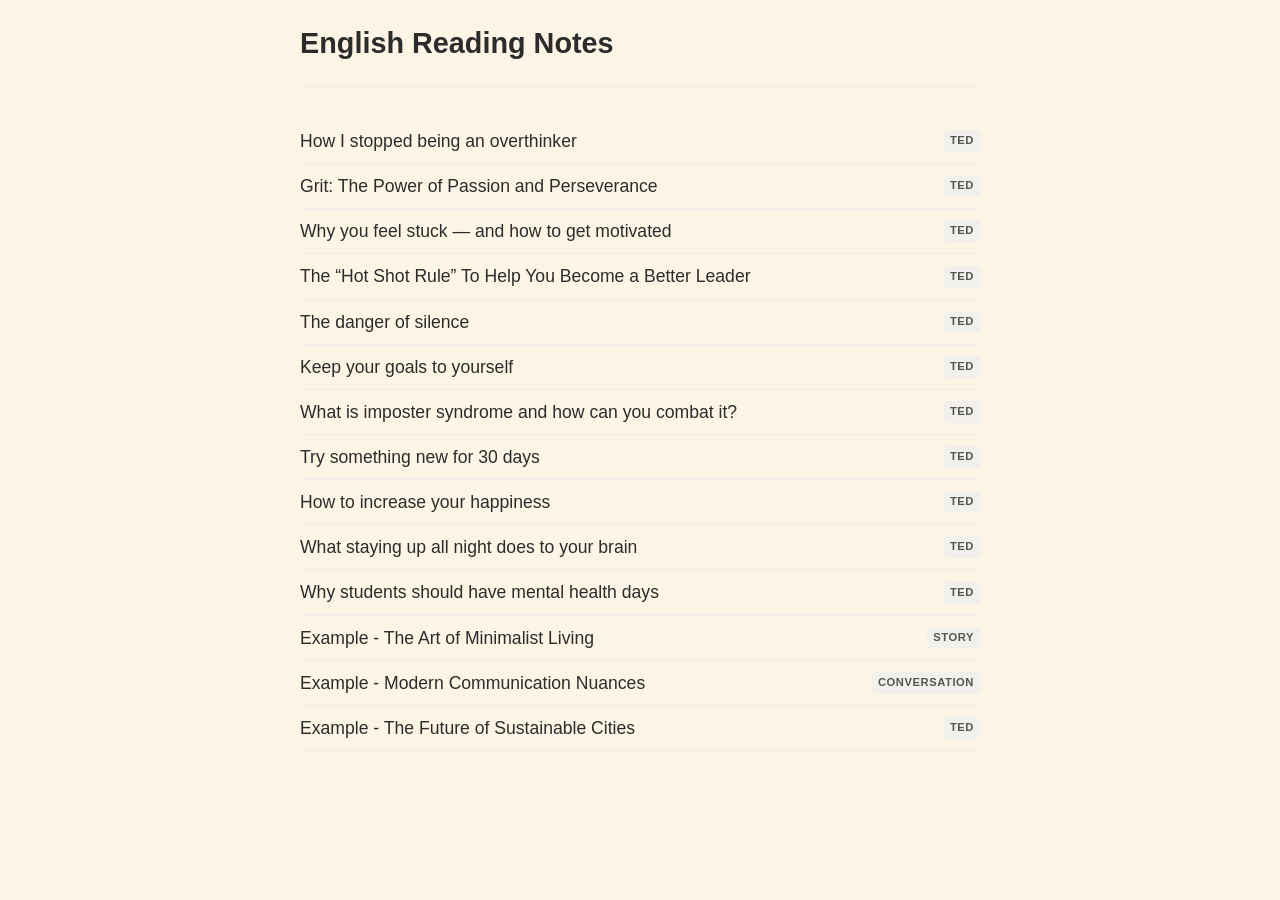
<file: index.html>
<!DOCTYPE html>
<html lang="en">

<head>
    <meta charset="UTF-8">
    <meta name="viewport" content="width=device-width, initial-scale=1.0">
    <title>English Reading Notes</title>
    <link rel="stylesheet" href="style.css">
</head>

<body>
    <div class="container">
        <header>
            <h1>English Reading Notes</h1>
        </header>

        <main>
            <ul class="article-list">
                <li class="article-item">
                    <a href="reads/how-i-stopped-being-an-overthinker.html">
                        <h2>How I stopped being an overthinker</h2>
                        <span class="tag">TED</span>
                    </a>
                </li>
                <li class="article-item">
                    <a href="reads/grit-the-power-of-passion-and-perseverance.html">
                        <h2>Grit: The Power of Passion and Perseverance</h2>
                        <span class="tag">TED</span>
                    </a>
                </li>
                <li class="article-item">
                    <a href="reads/why-you-feel-stuck.html">
                        <h2>Why you feel stuck — and how to get motivated</h2>
                        <span class="tag">TED</span>
                    </a>
                </li>
                <li class="article-item">
                    <a href="reads/the-hot-shot-rule.html">
                        <h2>The “Hot Shot Rule” To Help You Become a Better Leader</h2>
                        <span class="tag">TED</span>
                    </a>
                </li>
                <li class="article-item">
                    <a href="reads/the-danger-of-silence.html">
                        <h2>The danger of silence</h2>
                        <span class="tag">TED</span>
                    </a>
                </li>
                <li class="article-item">
                    <a href="reads/keep-your-goals-to-yourself.html">
                        <h2>Keep your goals to yourself</h2>
                        <span class="tag">TED</span>
                    </a>
                </li>
                <li class="article-item">
                    <a href="reads/imposter-syndrome.html">
                        <h2>What is imposter syndrome and how can you combat it?</h2>
                        <span class="tag">TED</span>
                    </a>
                </li>
                <li class="article-item">
                    <a href="reads/try-something-new-for-30-days.html">
                        <h2>Try something new for 30 days</h2>
                        <span class="tag">TED</span>
                    </a>
                </li>
                <li class="article-item">
                    <a href="reads/how-to-increase-your-happiness.html">
                        <h2>How to increase your happiness</h2>
                        <span class="tag">TED</span>
                    </a>
                </li>
                <li class="article-item">
                    <a href="reads/what-staying-up-all-night-does-to-your-brain.html">
                        <h2>What staying up all night does to your brain</h2>
                        <span class="tag">TED</span>
                    </a>
                </li>
                <li class="article-item">
                    <a href="reads/why-students-should-have-mental-health-days.html">
                        <h2>Why students should have mental health days</h2>
                        <span class="tag">TED</span>
                    </a>
                </li>
                <li class="article-item">
                    <a href="reads/demo.html">
                        <h2>Example - The Art of Minimalist Living</h2>
                        <span class="tag">Story</span>
                    </a>
                </li>
                <li class="article-item">
                    <a href="#">
                        <h2>Example - Modern Communication Nuances</h2>
                        <span class="tag">Conversation</span>
                    </a>
                </li>
                <li class="article-item">
                    <a href="#">
                        <h2>Example - The Future of Sustainable Cities</h2>
                        <span class="tag">TED</span>
                    </a>
                </li>
            </ul>
        </main>
    </div>
</body>

</html>
</file>
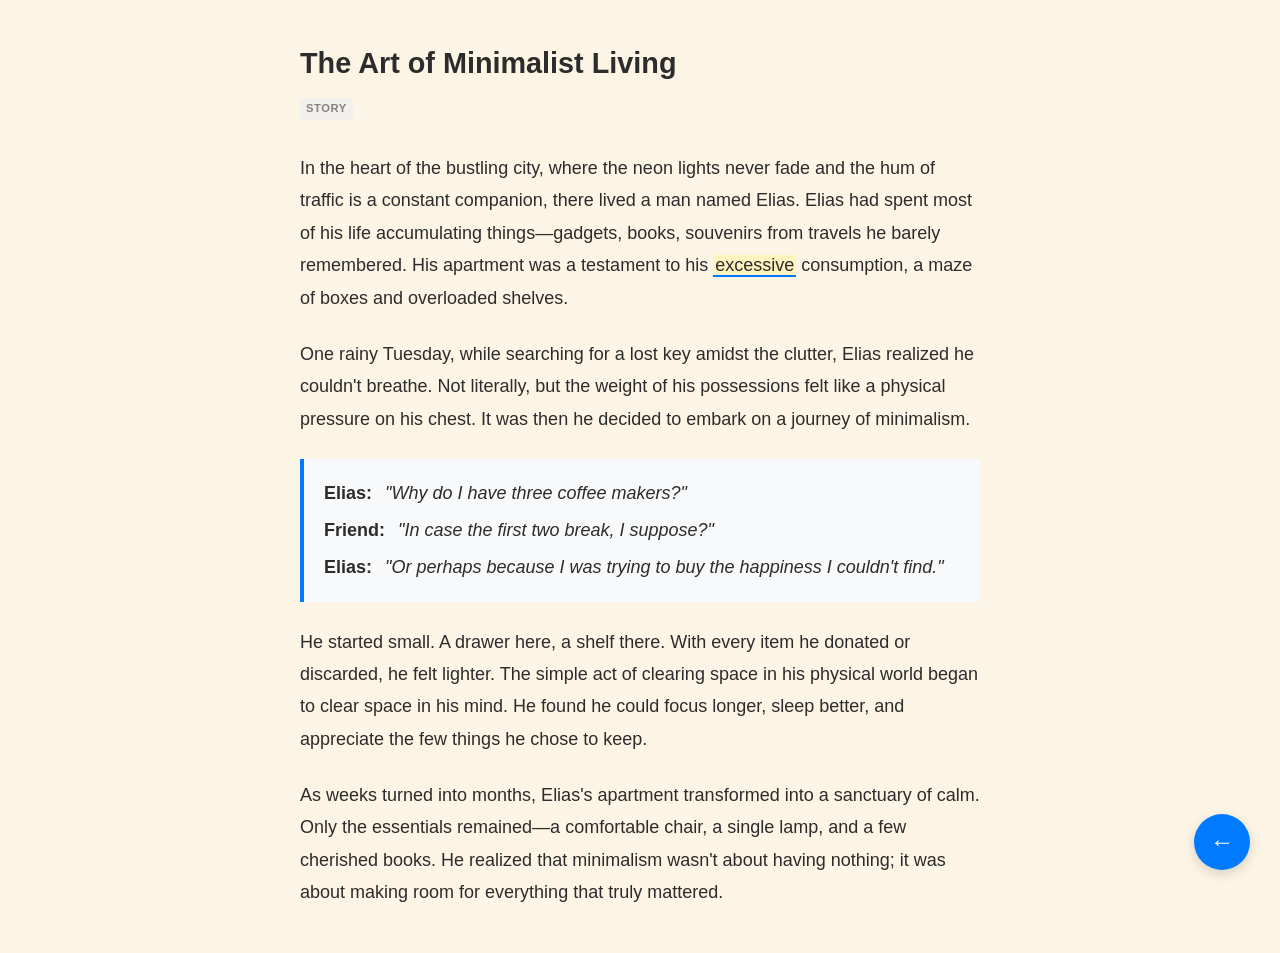
<file: reads/demo.html>
<!DOCTYPE html>
<html lang="en">

<head>
    <meta charset="UTF-8">
    <meta name="viewport" content="width=device-width, initial-scale=1.0">
    <title>The Art of Minimalist Living - English Reading Notes</title>
    <link rel="stylesheet" href="../style.css">
</head>

<body>
    <div class="container">
        <article>
            <h1>The Art of Minimalist Living</h1>
            <div class="meta article-meta">
                <span class="tag">Story</span>
            </div>

            <p>
                In the heart of the bustling city, where the neon lights never fade and the hum of traffic is a constant
                companion, there lived a man named Elias. Elias had spent most of his life accumulating things—gadgets,
                books, souvenirs from travels he barely remembered. His apartment was a testament to his
                <mark>excessive</mark> consumption, a maze of boxes and overloaded shelves.
            </p>

            <p>
                One rainy Tuesday, while searching for a lost key amidst the clutter, Elias realized he couldn't
                breathe. Not literally, but the weight of his possessions felt like a physical pressure on his chest. It
                was then he decided to embark on a journey of minimalism.
            </p>

            <div class="dialogue-block">
                <div class="dialogue-item">
                    <span class="dialogue-speaker">Elias:</span> "Why do I have three coffee makers?"
                </div>
                <div class="dialogue-item">
                    <span class="dialogue-speaker">Friend:</span> "In case the first two break, I suppose?"
                </div>
                <div class="dialogue-item">
                    <span class="dialogue-speaker">Elias:</span> "Or perhaps because I was trying to buy the happiness I
                    couldn't find."
                </div>
            </div>

            <p>
                He started small. A drawer here, a shelf there. With every item he donated or discarded, he felt
                lighter. The simple act of clearing space in his physical world began to clear space in his mind. He
                found he could focus longer, sleep better, and appreciate the few things he chose to keep.
            </p>

            <p>
                As weeks turned into months, Elias's apartment transformed into a sanctuary of calm. Only the essentials
                remained—a comfortable chair, a single lamp, and a few cherished books. He realized that minimalism
                wasn't about having nothing; it was about making room for everything that truly mattered.
            </p>
        </article>
    </div>

    <a href="../index.html" class="back-button" aria-label="Go back to index">
        ←
    </a>
</body>

</html>
</file>
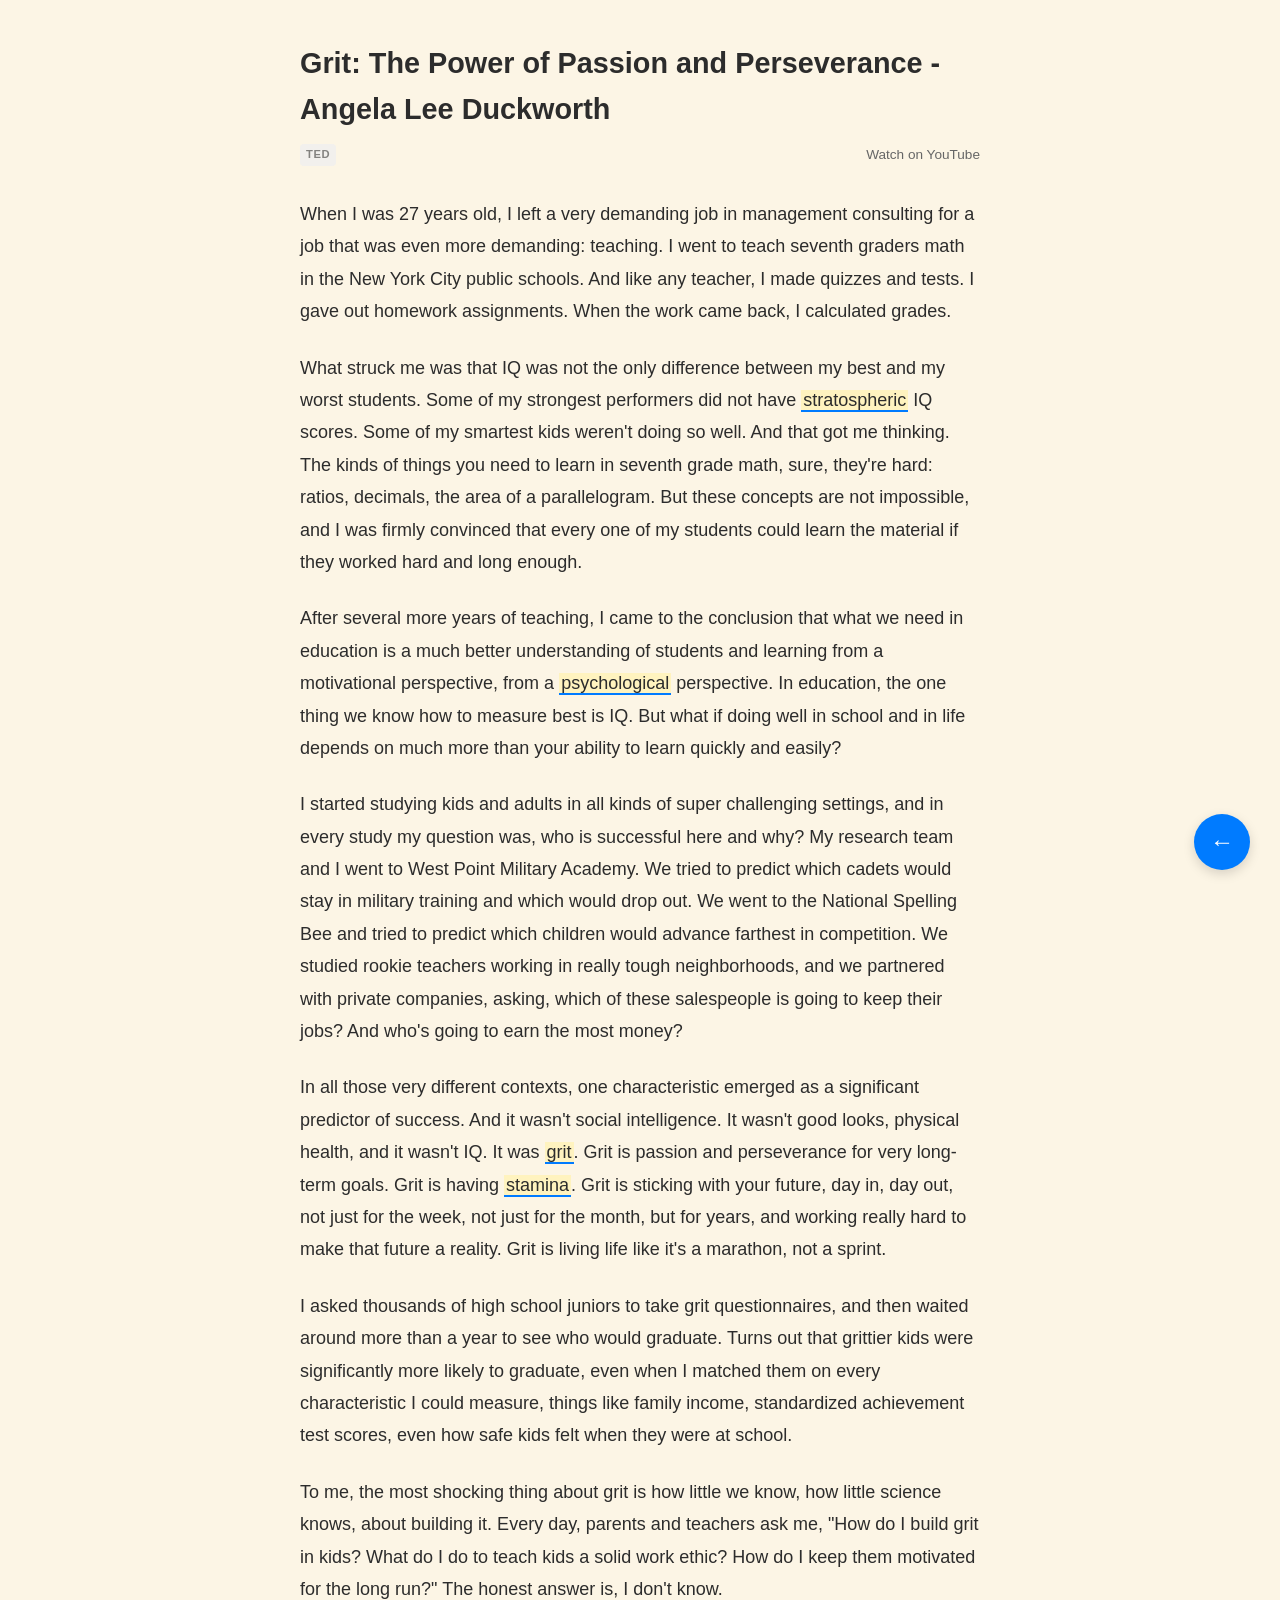
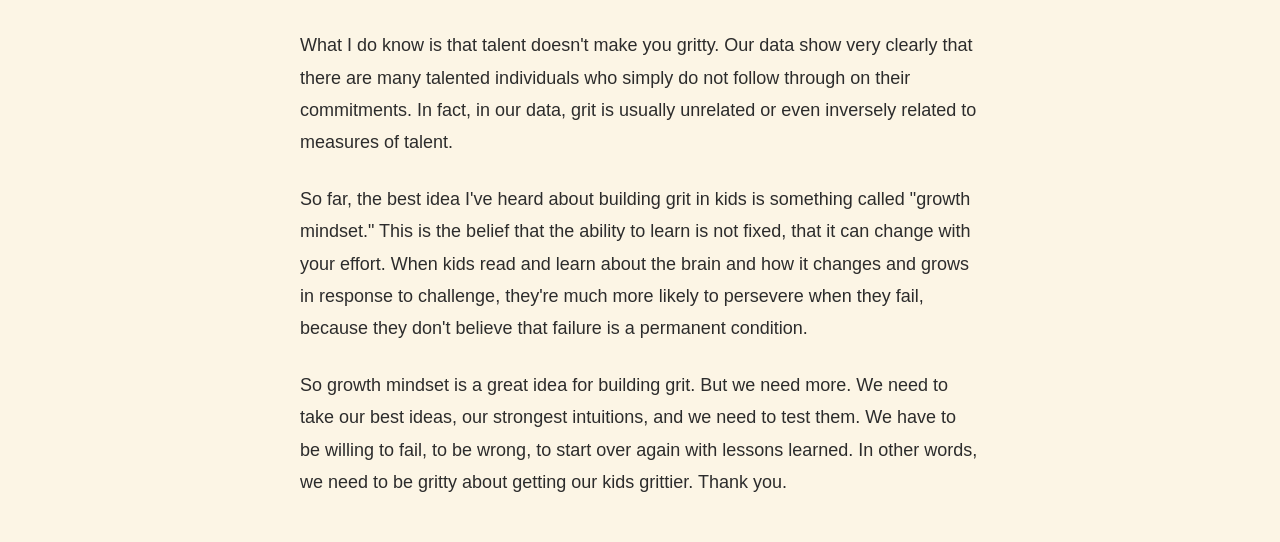
<file: reads/grit-the-power-of-passion-and-perseverance.html>
<!DOCTYPE html>
<html lang="en">

<head>
    <meta charset="UTF-8">
    <meta name="viewport" content="width=device-width, initial-scale=1.0">
    <title>Grit: The Power of Passion and Perseverance - Angela Lee Duckworth - English Reading Notes</title>
    <link rel="stylesheet" href="../style.css">
</head>

<body>
    <div class="container">
        <article>
            <h1>Grit: The Power of Passion and Perseverance - Angela Lee Duckworth</h1>
            <div class="meta article-meta">
                <span class="tag">TED</span>
                <a href="https://www.youtube.com/watch?v=H14bBuluwB8" class="video-link" target="_blank"
                    rel="noopener">Watch on YouTube</a>
            </div>

            <p>
                When I was 27 years old, I left a very demanding job in management consulting for a job that was even
                more demanding: teaching. I went to teach seventh graders math in the New York City public schools. And
                like any teacher, I made quizzes and tests. I gave out homework assignments. When the work came back, I
                calculated grades.
            </p>

            <p>
                What struck me was that IQ was not the only difference between my best and my worst students. Some of my
                strongest performers did not have <mark title="Extremely high or great">stratospheric</mark> IQ scores.
                Some of my smartest kids weren't doing so well. And that got me thinking. The kinds of things you need
                to learn in seventh grade math, sure, they're hard: ratios, decimals, the area of a parallelogram. But
                these concepts are not impossible, and I was firmly convinced that every one of my students could learn
                the material if they worked hard and long enough.
            </p>

            <p>
                After several more years of teaching, I came to the conclusion that what we need in education is a much
                better understanding of students and learning from a motivational perspective, from a <mark
                    title="Relating to the mind and its processes">psychological</mark> perspective. In education, the
                one thing we know how to measure best is IQ. But what if doing well in school and in life depends on
                much more than your ability to learn quickly and easily?
            </p>

            <p>
                I started studying kids and adults in all kinds of super challenging settings, and in every study my
                question was, who is successful here and why? My research team and I went to West Point Military
                Academy. We tried to predict which cadets would stay in military training and which would drop out. We
                went to the National Spelling Bee and tried to predict which children would advance farthest in
                competition. We studied rookie teachers working in really tough neighborhoods, and we partnered with
                private companies, asking, which of these salespeople is going to keep their jobs? And who's going to
                earn the most money?
            </p>

            <p>
                In all those very different contexts, one characteristic emerged as a significant predictor of success.
                And it wasn't social intelligence. It wasn't good looks, physical health, and it wasn't IQ. It was <mark
                    title="Courage and resolve; strength of character">grit</mark>. Grit is passion and perseverance for
                very long-term goals. Grit is having <mark
                    title="The ability to sustain prolonged physical or mental effort">stamina</mark>. Grit is sticking
                with your future, day in, day out, not just for the week, not just for the month, but for years, and
                working really hard to make that future a reality. Grit is living life like it's a marathon, not a
                sprint.
            </p>

            <p>
                I asked thousands of high school juniors to take grit questionnaires, and then waited around more than a
                year to see who would graduate. Turns out that grittier kids were significantly more likely to graduate,
                even when I matched them on every characteristic I could measure, things like family income,
                standardized achievement test scores, even how safe kids felt when they were at school.
            </p>

            <p>
                To me, the most shocking thing about grit is how little we know, how little science knows, about
                building it. Every day, parents and teachers ask me, "How do I build grit in kids? What do I do to teach
                kids a solid work ethic? How do I keep them motivated for the long run?" The honest answer is, I don't
                know.
            </p>

            <p>
                What I do know is that talent doesn't make you gritty. Our data show very clearly that there are many
                talented individuals who simply do not follow through on their commitments. In fact, in our data, grit
                is usually unrelated or even inversely related to measures of talent.
            </p>

            <p>
                So far, the best idea I've heard about building grit in kids is something called "growth mindset." This
                is the belief that the ability to learn is not fixed, that it can change with your effort. When kids
                read and learn about the brain and how it changes and grows in response to challenge, they're much more
                likely to persevere when they fail, because they don't believe that failure is a permanent condition.
            </p>

            <p>
                So growth mindset is a great idea for building grit. But we need more. We need to take our best ideas,
                our strongest intuitions, and we need to test them. We have to be willing to fail, to be wrong, to start
                over again with lessons learned. In other words, we need to be gritty about getting our kids grittier.
                Thank you.
            </p>
        </article>
    </div>

    <a href="../index.html" class="back-button" aria-label="Go back to index">
        ←
    </a>
</body>

</html>
</file>
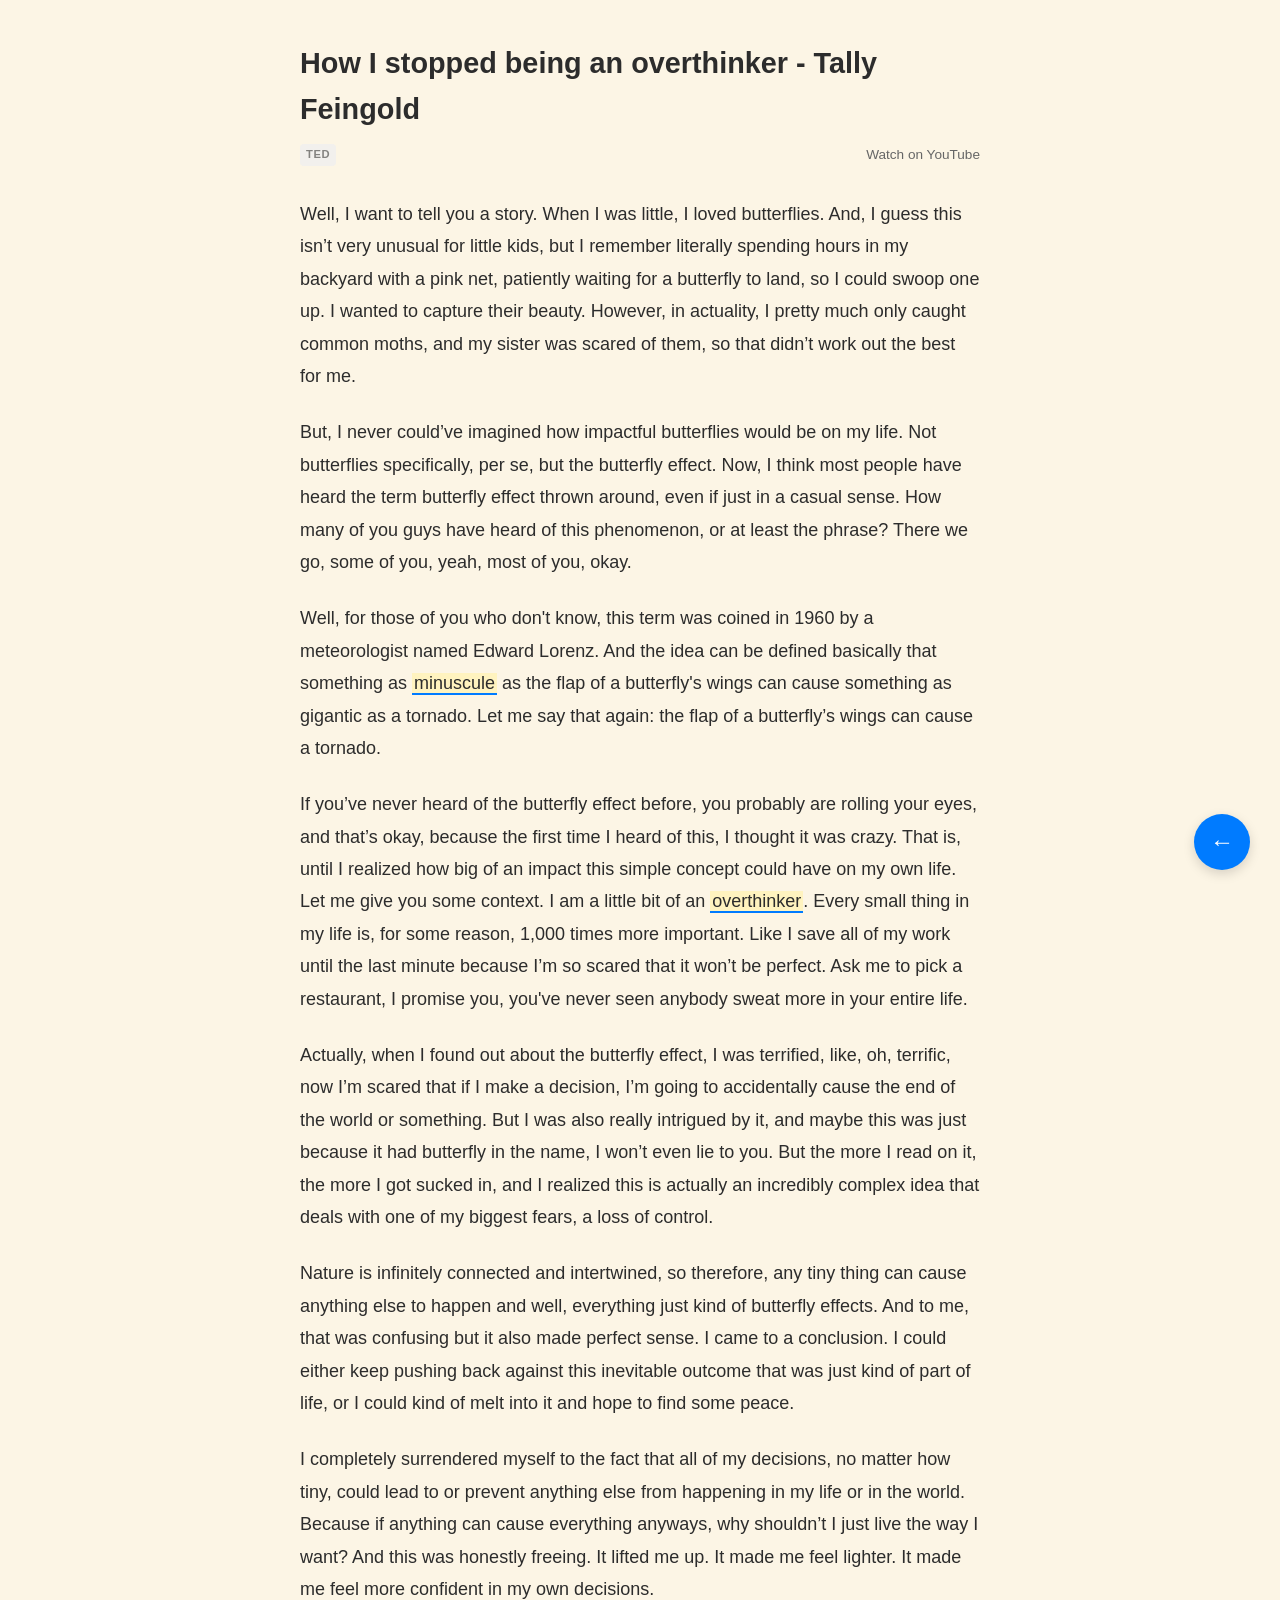
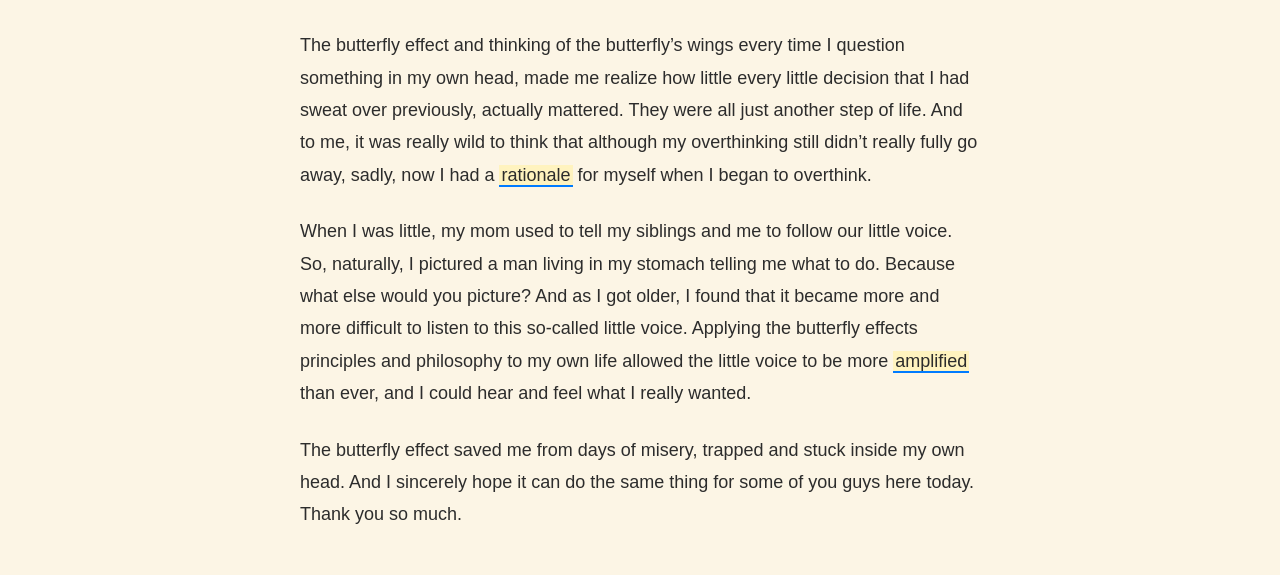
<file: reads/how-i-stopped-being-an-overthinker.html>
<!DOCTYPE html>
<html lang="en">

<head>
    <meta charset="UTF-8">
    <meta name="viewport" content="width=device-width, initial-scale=1.0">
    <title>How I stopped being an overthinker - Tally Feingold - English Reading Notes</title>
    <link rel="stylesheet" href="../style.css">
</head>

<body>
    <div class="container">
        <article>
            <h1>How I stopped being an overthinker - Tally Feingold</h1>
            <div class="meta article-meta">
                <span class="tag">TED</span>
                <a href="https://www.youtube.com/watch?v=MttW2lFnhKw" class="video-link" target="_blank"
                    rel="noopener">Watch on YouTube</a>
            </div>

            <p>
                Well, I want to tell you a story. When I was little, I loved butterflies. And, I guess this isn’t very
                unusual for little kids, but I remember literally spending hours in my backyard with a pink net,
                patiently waiting for a butterfly to land, so I could swoop one up. I wanted to capture their beauty.
                However, in actuality, I pretty much only caught common moths, and my sister was scared of them, so that
                didn’t work out the best for me.
            </p>

            <p>
                But, I never could’ve imagined how impactful butterflies would be on my life. Not butterflies
                specifically, per se, but the butterfly effect. Now, I think most people have heard the term butterfly
                effect thrown around, even if just in a casual sense. How many of you guys have heard of this
                phenomenon, or at least the phrase? There we go, some of you, yeah, most of you, okay.
            </p>

            <p>
                Well, for those of you who don't know, this term was coined in 1960 by a meteorologist named Edward
                Lorenz. And the idea can be defined basically that something as <mark
                    title="Extremely small; tiny">minuscule</mark> as the flap of a butterfly's wings can cause
                something as gigantic as a tornado. Let me say that again: the flap of a butterfly’s wings can cause a
                tornado.
            </p>

            <p>
                If you’ve never heard of the butterfly effect before, you probably are rolling your eyes, and that’s
                okay, because the first time I heard of this, I thought it was crazy. That is, until I realized how big
                of an impact this simple concept could have on my own life. Let me give you some context. I am a little
                bit of an <mark title="A person who thinks too much about something">overthinker</mark>. Every small
                thing in my life is, for some reason, 1,000 times more important. Like I save all of my work until the
                last minute because I’m so scared that it won’t be perfect. Ask me to pick a restaurant, I promise you,
                you've never seen anybody sweat more in your entire life.
            </p>

            <p>
                Actually, when I found out about the butterfly effect, I was terrified, like, oh, terrific, now I’m
                scared that if I make a decision, I’m going to accidentally cause the end of the world or something. But
                I was also really intrigued by it, and maybe this was just because it had butterfly in the name, I won’t
                even lie to you. But the more I read on it, the more I got sucked in, and I realized this is actually an
                incredibly complex idea that deals with one of my biggest fears, a loss of control.
            </p>

            <p>
                Nature is infinitely connected and intertwined, so therefore, any tiny thing can cause anything else to
                happen and well, everything just kind of butterfly effects. And to me, that was confusing but it also
                made perfect sense. I came to a conclusion. I could either keep pushing back against this inevitable
                outcome that was just kind of part of life, or I could kind of melt into it and hope to find some peace.
            </p>

            <p>
                I completely surrendered myself to the fact that all of my decisions, no matter how tiny, could lead to
                or prevent anything else from happening in my life or in the world. Because if anything can cause
                everything anyways, why shouldn’t I just live the way I want? And this was honestly freeing. It lifted
                me up. It made me feel lighter. It made me feel more confident in my own decisions.
            </p>

            <p>
                The butterfly effect and thinking of the butterfly’s wings every time I question something in my own
                head, made me realize how little every little decision that I had sweat over previously, actually
                mattered. They were all just another step of life. And to me, it was really wild to think that although
                my overthinking still didn’t really fully go away, sadly, now I had a <mark
                    title="A set of beliefs or logical reasons that form the basis of an idea or belief">rationale</mark>
                for myself when I began to overthink.
            </p>

            <p>
                When I was little, my mom used to tell my siblings and me to follow our little voice. So, naturally, I
                pictured a man living in my stomach telling me what to do. Because what else would you picture? And as I
                got older, I found that it became more and more difficult to listen to this so-called little voice.
                Applying the butterfly effects principles and philosophy to my own life allowed the little voice to be
                more <mark title="Increased in strength, loudness, or power">amplified</mark> than ever, and I could
                hear and feel what I really wanted.
            </p>

            <p>
                The butterfly effect saved me from days of misery, trapped and stuck inside my own head. And I sincerely
                hope it can do the same thing for some of you guys here today. Thank you so much.
            </p>
        </article>
    </div>

    <a href="../index.html" class="back-button" aria-label="Go back to index">
        ←
    </a>
</body>

</html>
</file>
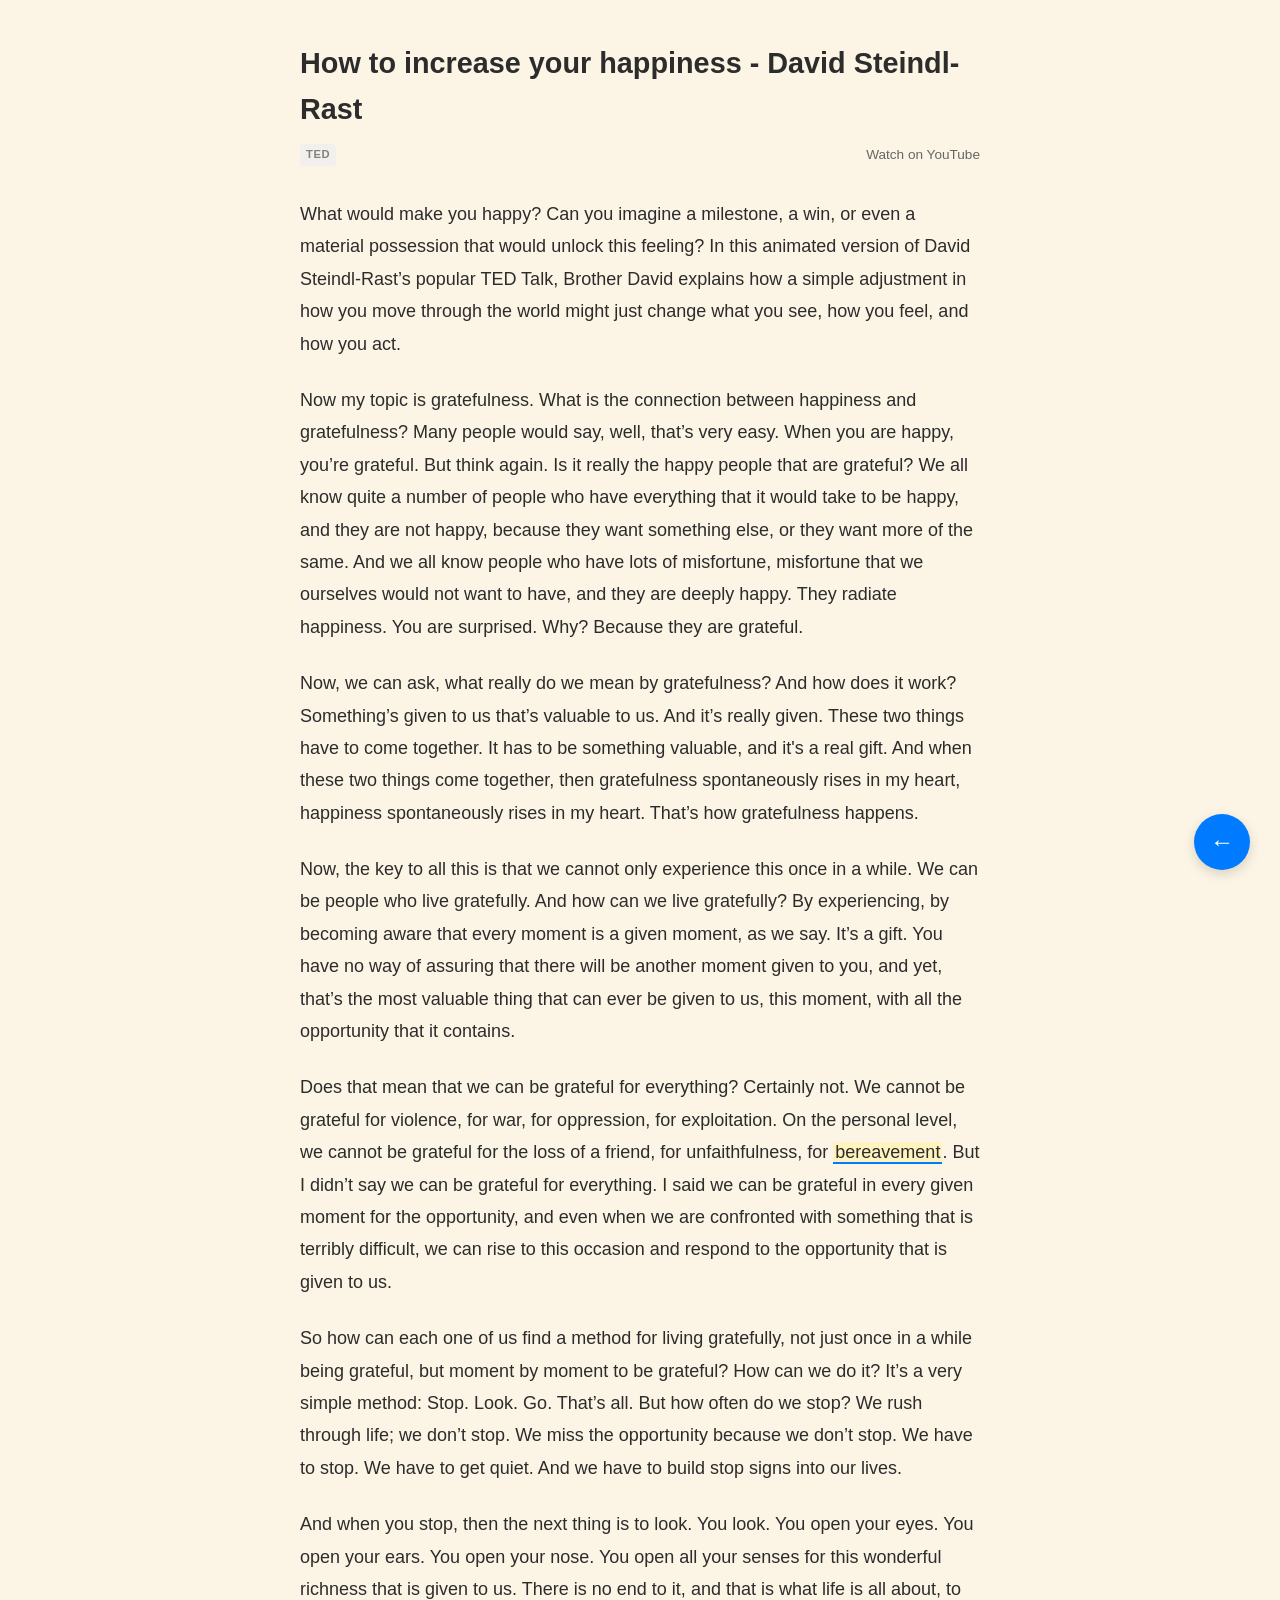
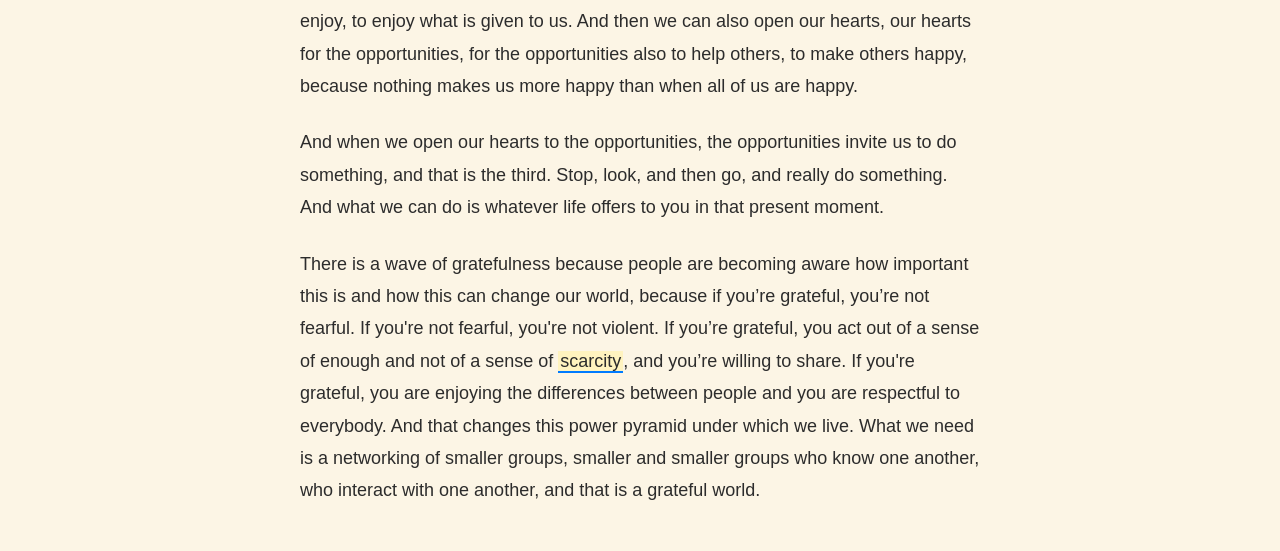
<file: reads/how-to-increase-your-happiness.html>
<!DOCTYPE html>
<html lang="en">

<head>
    <meta charset="UTF-8">
    <meta name="viewport" content="width=device-width, initial-scale=1.0">
    <title>How to increase your happiness - David Steindl-Rast - English Reading Notes</title>
    <link rel="stylesheet" href="../style.css">
</head>

<body>
    <div class="container">
        <article>
            <h1>How to increase your happiness - David Steindl-Rast</h1>
            <div class="meta article-meta">
                <span class="tag">TED</span>
                <a href="https://www.youtube.com/watch?v=m4Ics03xzUQ" class="video-link" target="_blank"
                    rel="noopener">Watch on YouTube</a>
            </div>

            <p>
                What would make you happy? Can you imagine a milestone, a win, or even a material possession that would
                unlock this feeling? In this animated version of David Steindl-Rast’s popular TED Talk, Brother David
                explains how a simple adjustment in how you move through the world might just change what you see, how
                you feel, and how you act.
            </p>

            <p>
                Now my topic is gratefulness. What is the connection between happiness and gratefulness? Many people
                would say, well, that’s very easy. When you are happy, you’re grateful. But think again. Is it really
                the happy people that are grateful? We all know quite a number of people who have everything that it
                would take to be happy, and they are not happy, because they want something else, or they want more of
                the same. And we all know people who have lots of misfortune, misfortune that we ourselves would not
                want to have, and they are deeply happy. They radiate happiness. You are surprised. Why? Because they
                are grateful.
            </p>

            <p>
                Now, we can ask, what really do we mean by gratefulness? And how does it work? Something’s given to us
                that’s valuable to us. And it’s really given. These two things have to come together. It has to be
                something valuable, and it's a real gift. And when these two things come together, then gratefulness
                spontaneously rises in my heart, happiness spontaneously rises in my heart. That’s how gratefulness
                happens.
            </p>

            <p>
                Now, the key to all this is that we cannot only experience this once in a while. We can be people who
                live gratefully. And how can we live gratefully? By experiencing, by becoming aware that every moment is
                a given moment, as we say. It’s a gift. You have no way of assuring that there will be another moment
                given to you, and yet, that’s the most valuable thing that can ever be given to us, this moment, with
                all the opportunity that it contains.
            </p>

            <p>
                Does that mean that we can be grateful for everything? Certainly not. We cannot be grateful for
                violence, for war, for oppression, for exploitation. On the personal level, we cannot be grateful for
                the loss of a friend, for unfaithfulness, for <mark
                    title="The state of being deprived of a close relation or friend through their death">bereavement</mark>.
                But I didn’t say we can be grateful for everything. I said we can be grateful in every given moment for
                the opportunity, and even when we are confronted with something that is terribly difficult, we can rise
                to this occasion and respond to the opportunity that is given to us.
            </p>

            <p>
                So how can each one of us find a method for living gratefully, not just once in a while being grateful,
                but moment by moment to be grateful? How can we do it? It’s a very simple method: Stop. Look. Go. That’s
                all. But how often do we stop? We rush through life; we don’t stop. We miss the opportunity because we
                don’t stop. We have to stop. We have to get quiet. And we have to build stop signs into our lives.
            </p>

            <p>
                And when you stop, then the next thing is to look. You look. You open your eyes. You open your ears. You
                open your nose. You open all your senses for this wonderful richness that is given to us. There is no
                end to it, and that is what life is all about, to enjoy, to enjoy what is given to us. And then we can
                also open our hearts, our hearts for the opportunities, for the opportunities also to help others, to
                make others happy, because nothing makes us more happy than when all of us are happy.
            </p>

            <p>
                And when we open our hearts to the opportunities, the opportunities invite us to do something, and that
                is the third. Stop, look, and then go, and really do something. And what we can do is whatever life
                offers to you in that present moment.
            </p>

            <p>
                There is a wave of gratefulness because people are becoming aware how important this is and how this can
                change our world, because if you’re grateful, you’re not fearful. If you're not fearful, you're not
                violent. If you’re grateful, you act out of a sense of enough and not of a sense of <mark
                    title="The state of being scarce or in short supply; shortage">scarcity</mark>, and you’re willing
                to share. If you're grateful, you are enjoying the differences between people and you are respectful to
                everybody. And that changes this power pyramid under which we live. What we need is a networking of
                smaller groups, smaller and smaller groups who know one another, who interact with one another, and that
                is a grateful world.
            </p>
        </article>
    </div>

    <a href="../index.html" class="back-button" aria-label="Go back to index">
        ←
    </a>
</body>

</html>
</file>
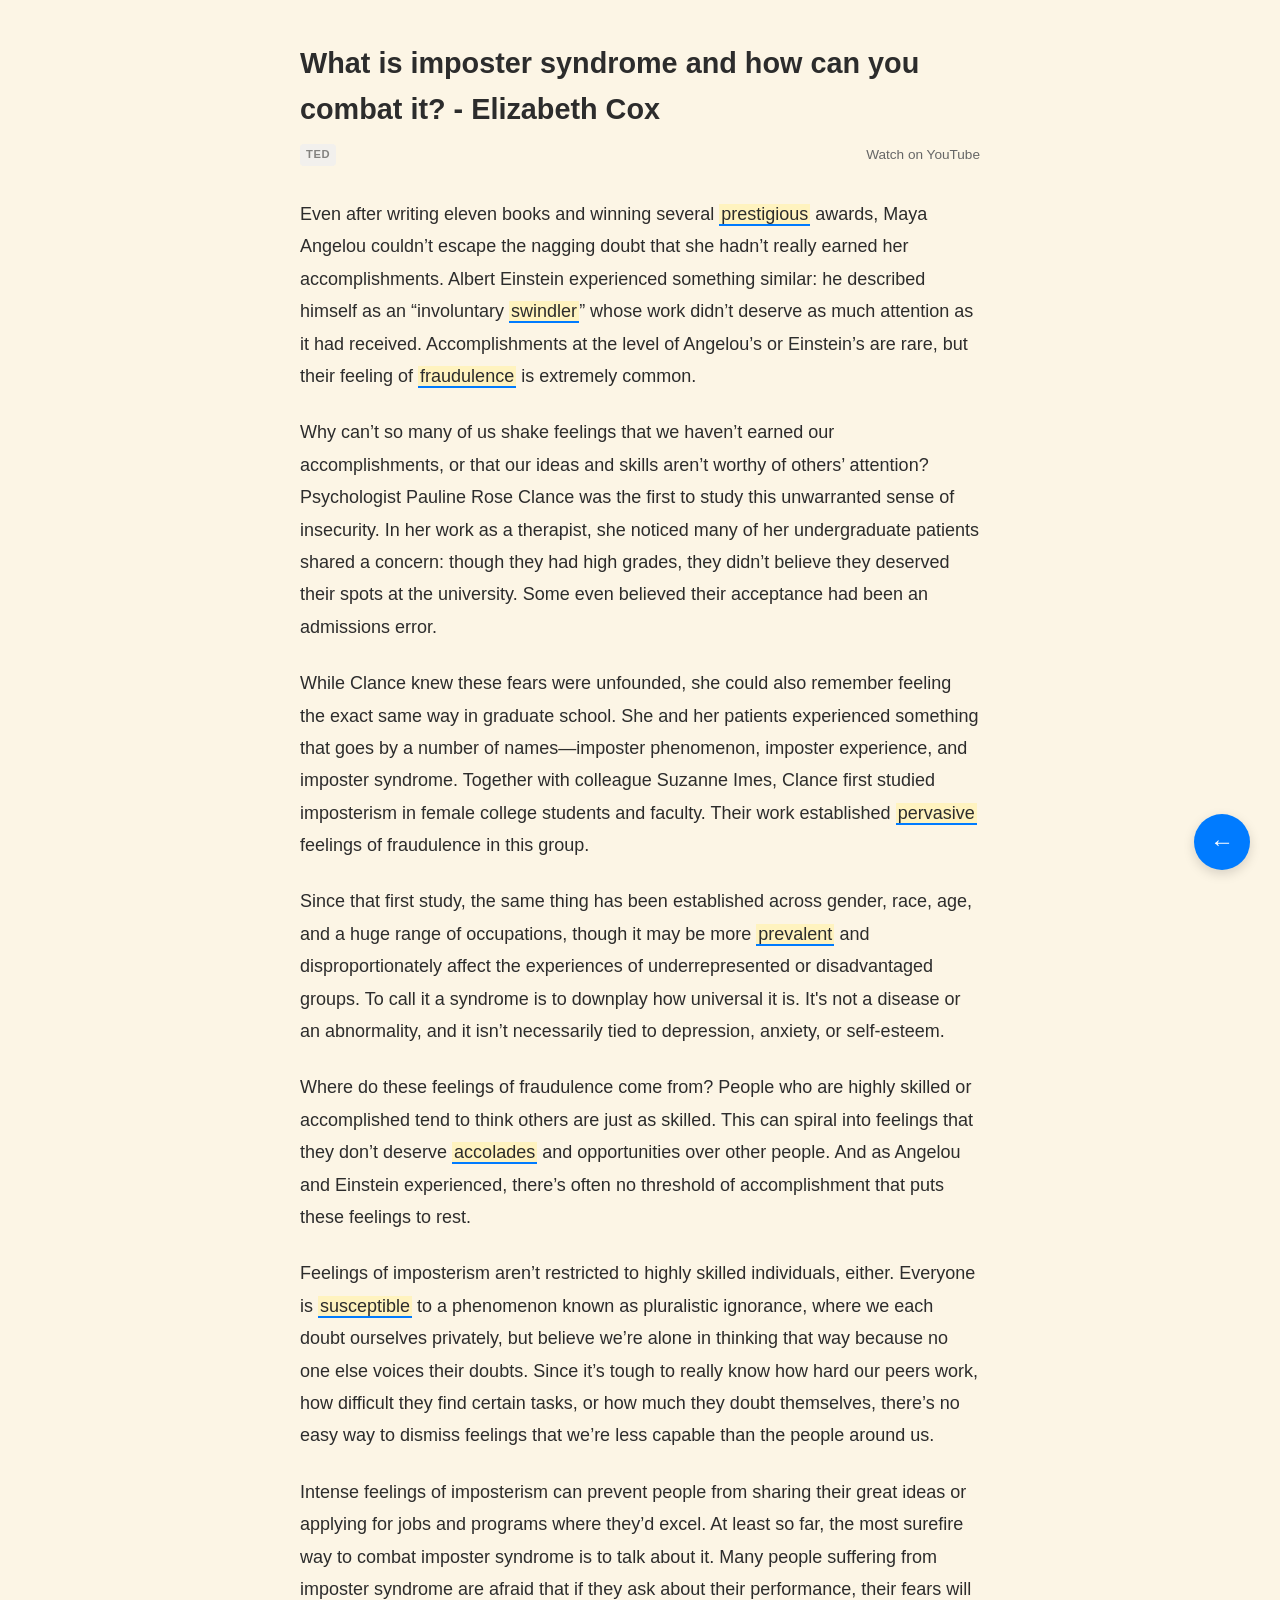
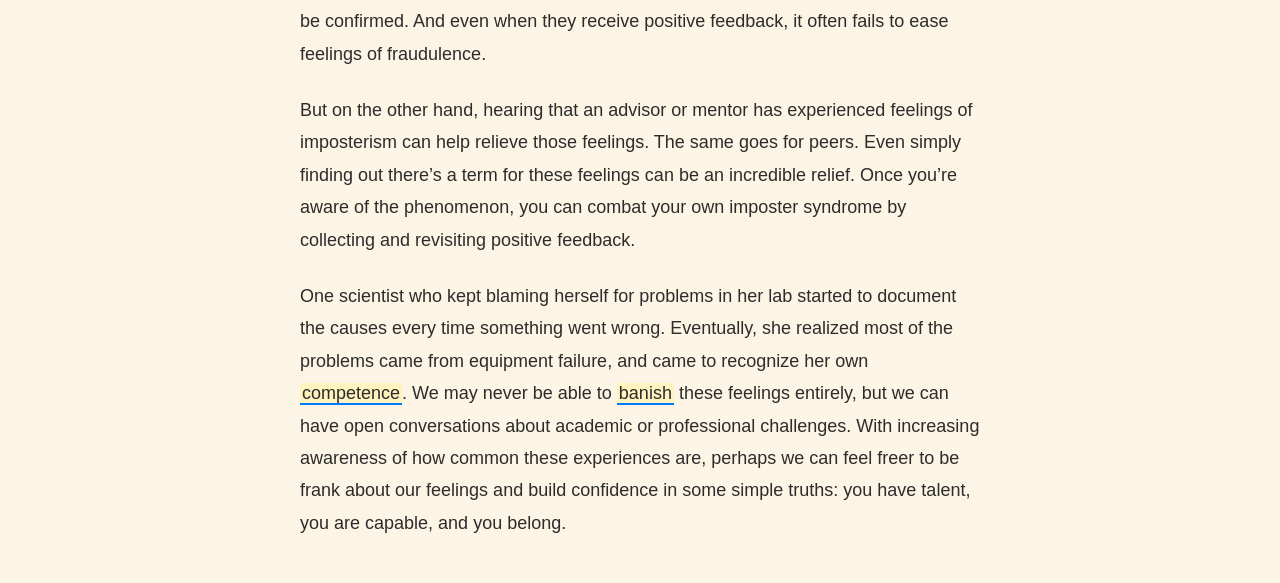
<file: reads/imposter-syndrome.html>
<!DOCTYPE html>
<html lang="en">

<head>
    <meta charset="UTF-8">
    <meta name="viewport" content="width=device-width, initial-scale=1.0">
    <title>What is imposter syndrome and how can you combat it? - English Reading Notes</title>
    <link rel="stylesheet" href="../style.css">
</head>

<body>
    <div class="container">
        <article>
            <h1>What is imposter syndrome and how can you combat it? - Elizabeth Cox</h1>
            <div class="meta article-meta">
                <span class="tag">TED</span>
                <a href="https://www.youtube.com/watch?v=ZQUxL4Jm1Lo" class="video-link" target="_blank"
                    rel="noopener">Watch on YouTube</a>
            </div>

            <p>
                Even after writing eleven books and winning several <mark
                    title="Inspiring respect and admiration; having high status">prestigious</mark> awards, Maya Angelou
                couldn’t escape the nagging doubt that she hadn’t really earned her accomplishments. Albert Einstein
                experienced something similar: he described himself as an “involuntary <mark
                    title="A person who uses deception to deprive someone of money or possessions">swindler</mark>”
                whose work didn’t deserve as much attention as it had received. Accomplishments at the level of
                Angelou’s or Einstein’s are rare, but their feeling of <mark
                    title="The quality of being deceptive or a fake">fraudulence</mark> is extremely common.
            </p>

            <p>
                Why can’t so many of us shake feelings that we haven’t earned our accomplishments, or that our ideas and
                skills aren’t worthy of others’ attention? Psychologist Pauline Rose Clance was the first to study this
                unwarranted sense of insecurity. In her work as a therapist, she noticed many of her undergraduate
                patients shared a concern: though they had high grades, they didn’t believe they deserved their spots at
                the university. Some even believed their acceptance had been an admissions error.
            </p>

            <p>
                While Clance knew these fears were unfounded, she could also remember feeling the exact same way in
                graduate school. She and her patients experienced something that goes by a number of names—imposter
                phenomenon, imposter experience, and imposter syndrome. Together with colleague Suzanne Imes, Clance
                first studied imposterism in female college students and faculty. Their work established <mark
                    title="Spread throughout every part of something">pervasive</mark> feelings of fraudulence in this
                group.
            </p>

            <p>
                Since that first study, the same thing has been established across gender, race, age, and a huge range
                of occupations, though it may be more <mark
                    title="Widespread in a particular area or at a particular time">prevalent</mark> and
                disproportionately affect the experiences of underrepresented or disadvantaged groups. To call it a
                syndrome is to downplay how universal it is. It's not a disease or an abnormality, and it isn’t
                necessarily tied to depression, anxiety, or self-esteem.
            </p>

            <p>
                Where do these feelings of fraudulence come from? People who are highly skilled or accomplished tend to
                think others are just as skilled. This can spiral into feelings that they don’t deserve <mark
                    title="An expression of praise or admiration; an award">accolades</mark> and opportunities over
                other people. And as Angelou and Einstein experienced, there’s often no threshold of accomplishment that
                puts these feelings to rest.
            </p>

            <p>
                Feelings of imposterism aren’t restricted to highly skilled individuals, either. Everyone is <mark
                    title="Likely or liable to be influenced or harmed by a particular thing">susceptible</mark> to a
                phenomenon known as pluralistic ignorance, where we each doubt ourselves privately, but believe we’re
                alone in thinking that way because no one else voices their doubts. Since it’s tough to really know how
                hard our peers work, how difficult they find certain tasks, or how much they doubt themselves, there’s
                no easy way to dismiss feelings that we’re less capable than the people around us.
            </p>

            <p>
                Intense feelings of imposterism can prevent people from sharing their great ideas or applying for jobs
                and programs where they’d excel. At least so far, the most surefire way to combat imposter syndrome is
                to talk about it. Many people suffering from imposter syndrome are afraid that if they ask about their
                performance, their fears will be confirmed. And even when they receive positive feedback, it often fails
                to ease feelings of fraudulence.
            </p>

            <p>
                But on the other hand, hearing that an advisor or mentor has experienced feelings of imposterism can
                help relieve those feelings. The same goes for peers. Even simply finding out there’s a term for these
                feelings can be an incredible relief. Once you’re aware of the phenomenon, you can combat your own
                imposter syndrome by collecting and revisiting positive feedback.
            </p>

            <p>
                One scientist who kept blaming herself for problems in her lab started to document the causes every time
                something went wrong. Eventually, she realized most of the problems came from equipment failure, and
                came to recognize her own <mark
                    title="The ability to do something successfully or efficiently">competence</mark>. We may never be
                able to <mark title="Send someone or something away as an official punishment; get rid of">banish</mark>
                these feelings entirely, but we can have open conversations about academic or professional challenges.
                With increasing awareness of how common these experiences are, perhaps we can feel freer to be frank
                about our feelings and build confidence in some simple truths: you have talent, you are capable, and you
                belong.
            </p>
        </article>
    </div>

    <a href="../index.html" class="back-button" aria-label="Go back to index">
        ←
    </a>
</body>

</html>
</file>
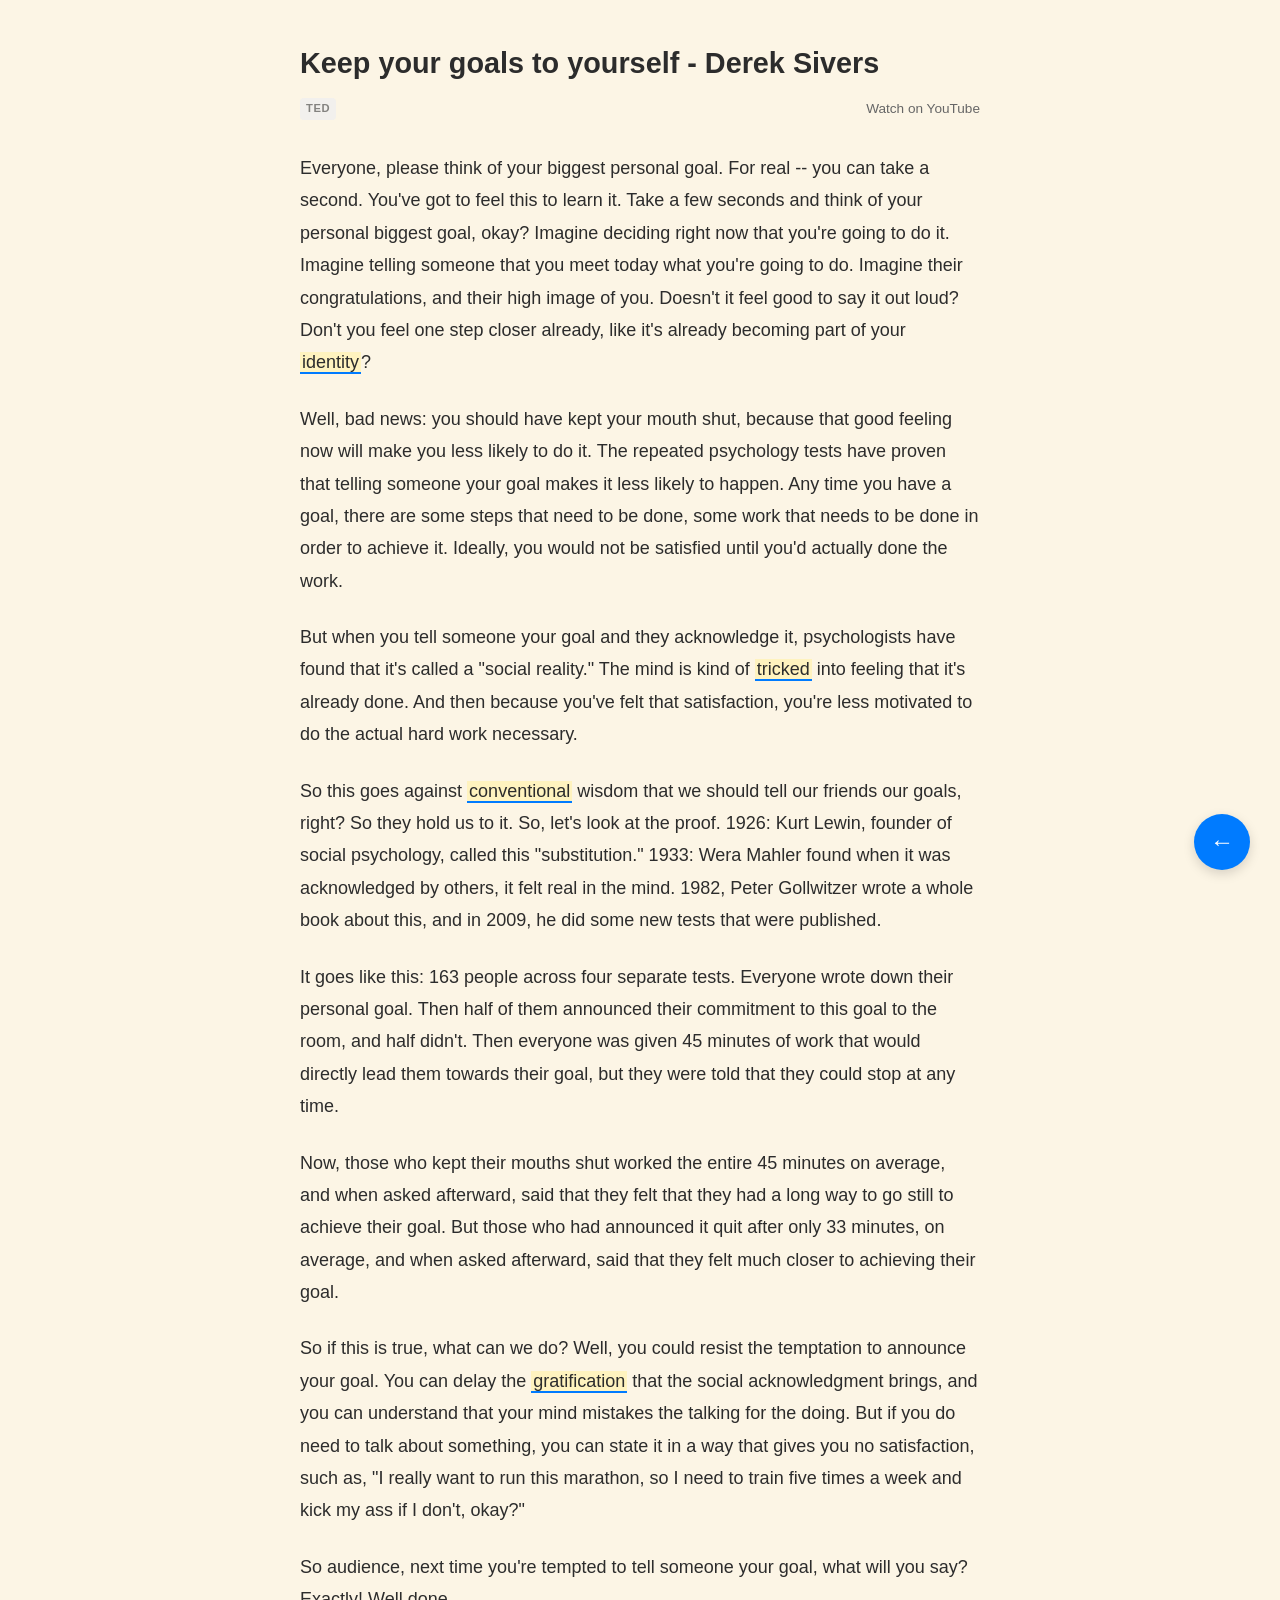
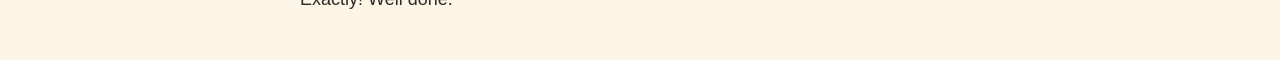
<file: reads/keep-your-goals-to-yourself.html>
<!DOCTYPE html>
<html lang="en">

<head>
    <meta charset="UTF-8">
    <meta name="viewport" content="width=device-width, initial-scale=1.0">
    <title>Keep your goals to yourself - Derek Sivers - English Reading Notes</title>
    <link rel="stylesheet" href="../style.css">
</head>

<body>
    <div class="container">
        <article>
            <h1>Keep your goals to yourself - Derek Sivers</h1>
            <div class="meta article-meta">
                <span class="tag">TED</span>
                <a href="https://www.youtube.com/watch?v=NHopJHSlVo4" class="video-link" target="_blank"
                    rel="noopener">Watch on YouTube</a>
            </div>

            <p>
                Everyone, please think of your biggest personal goal. For real -- you can take a second. You've got to
                feel this to learn it. Take a few seconds and think of your personal biggest goal, okay? Imagine
                deciding right now that you're going to do it. Imagine telling someone that you meet today what you're
                going to do. Imagine their congratulations, and their high image of you. Doesn't it feel good to say it
                out loud? Don't you feel one step closer already, like it's already becoming part of your <mark
                    title="The fact of being who or what a person or thing is">identity</mark>?
            </p>

            <p>
                Well, bad news: you should have kept your mouth shut, because that good feeling now will make you less
                likely to do it. The repeated psychology tests have proven that telling someone your goal makes it less
                likely to happen. Any time you have a goal, there are some steps that need to be done, some work that
                needs to be done in order to achieve it. Ideally, you would not be satisfied until you'd actually done
                the work.
            </p>

            <p>
                But when you tell someone your goal and they acknowledge it, psychologists have found that it's called a
                "social reality." The mind is kind of <mark
                    title="Deceive or outwit someone by being cunning or skillful">tricked</mark> into feeling that it's
                already done. And then because you've felt that satisfaction, you're less motivated to do the actual
                hard work necessary.
            </p>

            <p>
                So this goes against <mark
                    title="Based on or in accordance with what is generally done or believed">conventional</mark> wisdom
                that we should tell our friends our goals, right? So they hold us to it. So, let's look at the proof.
                1926: Kurt Lewin, founder of social psychology, called this "substitution." 1933: Wera Mahler found when
                it was acknowledged by others, it felt real in the mind. 1982, Peter Gollwitzer wrote a whole book about
                this, and in 2009, he did some new tests that were published.
            </p>

            <p>
                It goes like this: 163 people across four separate tests. Everyone wrote down their personal goal. Then
                half of them announced their commitment to this goal to the room, and half didn't. Then everyone was
                given 45 minutes of work that would directly lead them towards their goal, but they were told that they
                could stop at any time.
            </p>

            <p>
                Now, those who kept their mouths shut worked the entire 45 minutes on average, and when asked afterward,
                said that they felt that they had a long way to go still to achieve their goal. But those who had
                announced it quit after only 33 minutes, on average, and when asked afterward, said that they felt much
                closer to achieving their goal.
            </p>

            <p>
                So if this is true, what can we do? Well, you could resist the temptation to announce your goal. You can
                delay the <mark
                    title="Pleasurable emotional reaction of happiness in response to a fulfillment of a desire">gratification</mark>
                that the social acknowledgment brings, and you can understand that your mind mistakes the talking for
                the doing. But if you do need to talk about something, you can state it in a way that gives you no
                satisfaction, such as, "I really want to run this marathon, so I need to train five times a week and
                kick my ass if I don't, okay?"
            </p>

            <p>
                So audience, next time you're tempted to tell someone your goal, what will you say? Exactly! Well done.
            </p>
        </article>
    </div>

    <a href="../index.html" class="back-button" aria-label="Go back to index">
        ←
    </a>
</body>

</html>
</file>
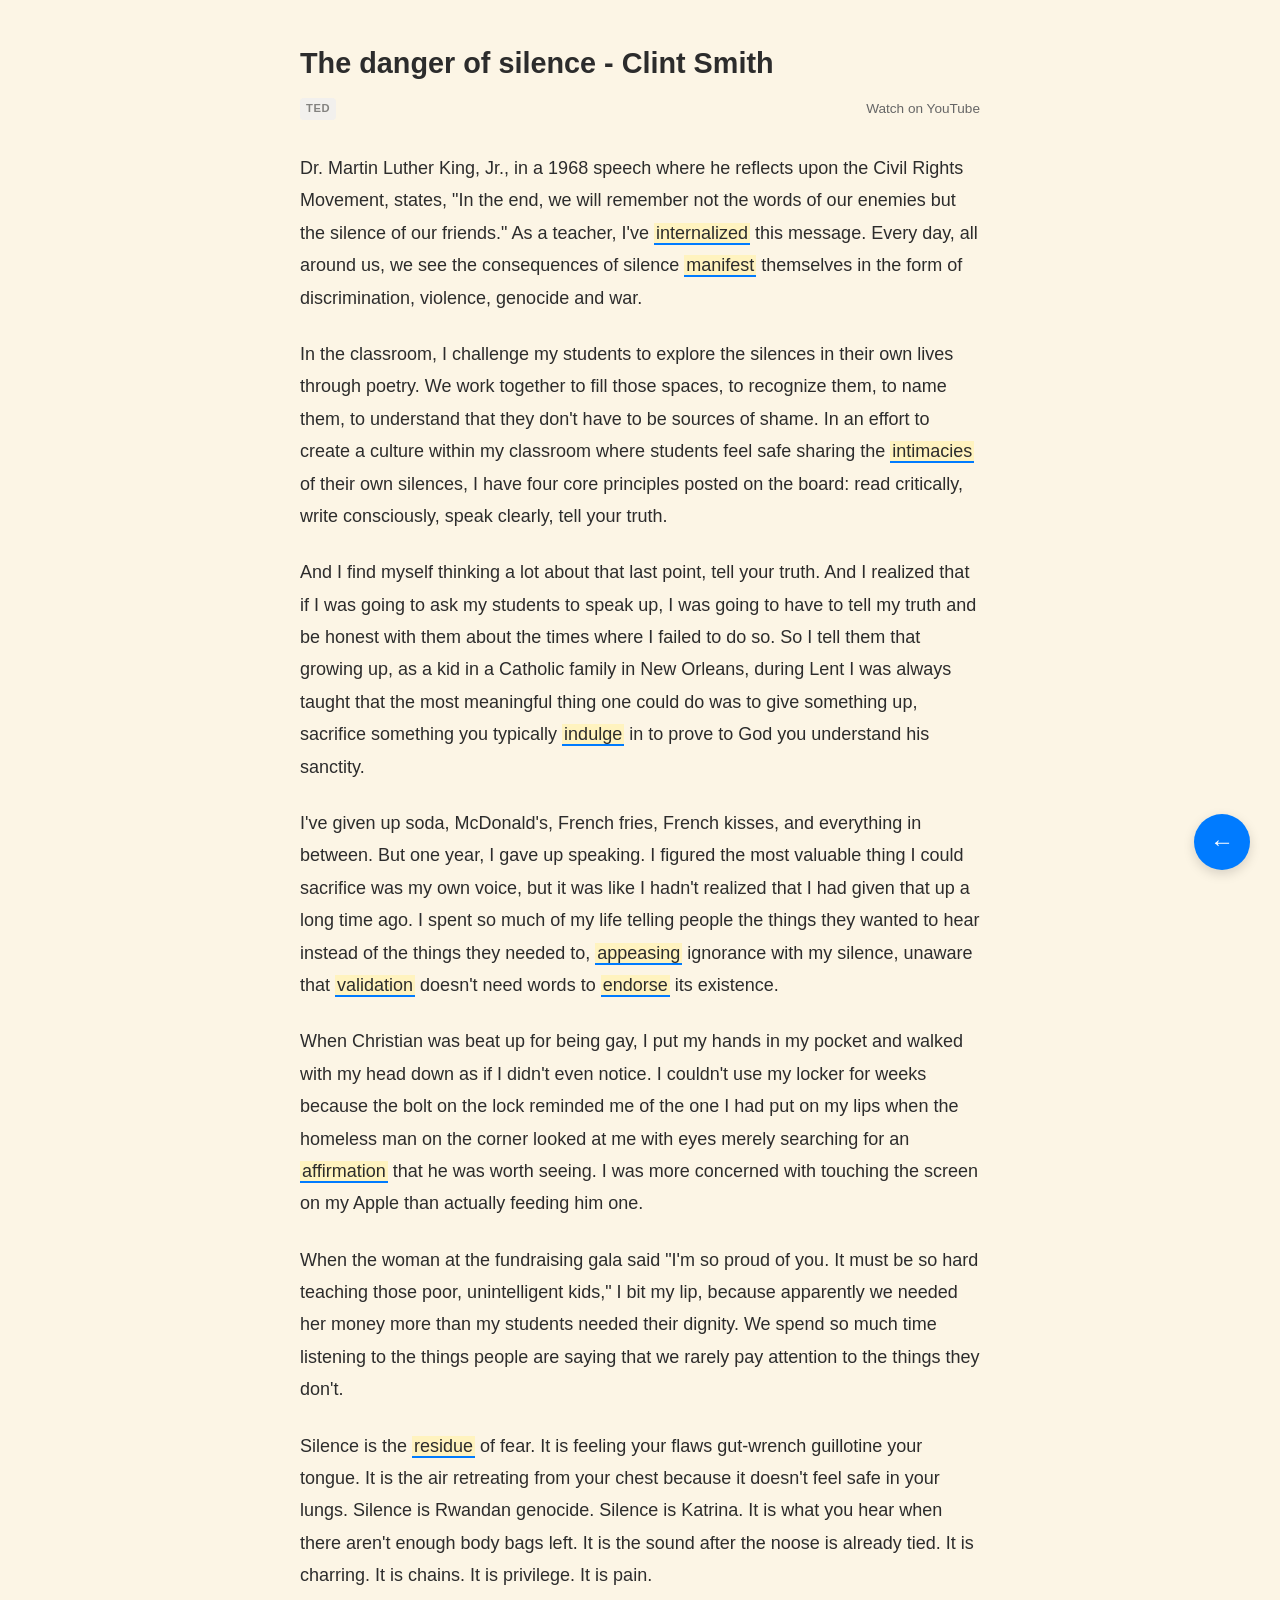
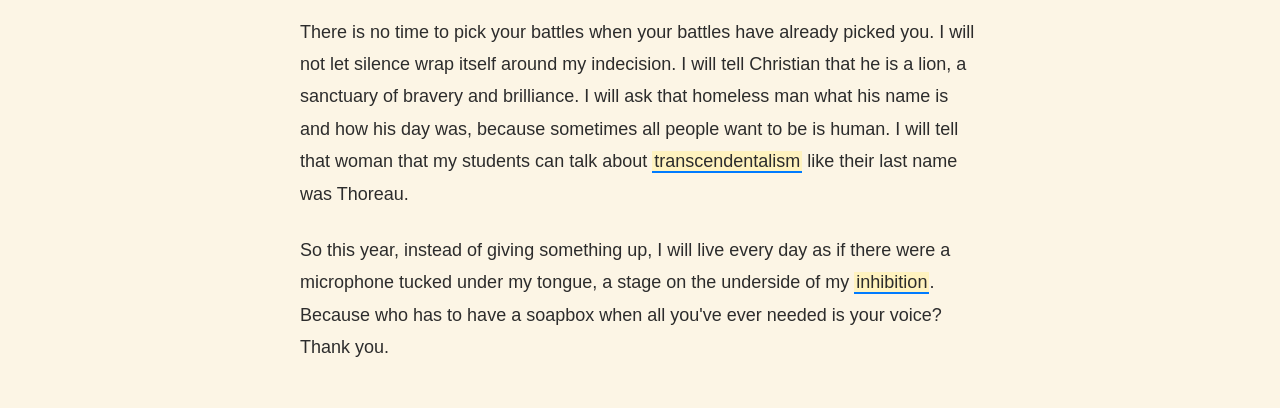
<file: reads/the-danger-of-silence.html>
<!DOCTYPE html>
<html lang="en">

<head>
    <meta charset="UTF-8">
    <meta name="viewport" content="width=device-width, initial-scale=1.0">
    <title>The danger of silence - Clint Smith - English Reading Notes</title>
    <link rel="stylesheet" href="../style.css">
</head>

<body>
    <div class="container">
        <article>
            <h1>The danger of silence - Clint Smith</h1>
            <div class="meta article-meta">
                <span class="tag">TED</span>
                <a href="https://www.youtube.com/watch?v=NiKtZgImdlY" class="video-link" target="_blank"
                    rel="noopener">Watch on YouTube</a>
            </div>

            <p>
                Dr. Martin Luther King, Jr., in a 1968 speech where he reflects upon the Civil Rights Movement, states,
                "In the end, we will remember not the words of our enemies but the silence of our friends." As a
                teacher, I've <mark
                    title="To make attitudes or behavior part of one's nature by learning or unconscious assimilation">internalized</mark>
                this message. Every day, all around us, we see the consequences of silence <mark
                    title="Show or demonstrate a quality or feeling by one's acts or appearance">manifest</mark>
                themselves in the form of discrimination, violence, genocide and war.
            </p>

            <p>
                In the classroom, I challenge my students to explore the silences in their own lives through poetry. We
                work together to fill those spaces, to recognize them, to name them, to understand that they don't have
                to be sources of shame. In an effort to create a culture within my classroom where students feel safe
                sharing the <mark title="Private and personal but often very important">intimacies</mark> of their own
                silences, I have four core principles posted on the board: read critically, write consciously, speak
                clearly, tell your truth.
            </p>

            <p>
                And I find myself thinking a lot about that last point, tell your truth. And I realized that if I was
                going to ask my students to speak up, I was going to have to tell my truth and be honest with them about
                the times where I failed to do so. So I tell them that growing up, as a kid in a Catholic family in New
                Orleans, during Lent I was always taught that the most meaningful thing one could do was to give
                something up, sacrifice something you typically <mark
                    title="Allow oneself to enjoy the pleasure of">indulge</mark> in to prove to God you understand his
                sanctity.
            </p>

            <p>
                I've given up soda, McDonald's, French fries, French kisses, and everything in between. But one year, I
                gave up speaking. I figured the most valuable thing I could sacrifice was my own voice, but it was like
                I hadn't realized that I had given that up a long time ago. I spent so much of my life telling people
                the things they wanted to hear instead of the things they needed to, <mark
                    title="Pacify or placate someone by acceding to their demands">appeasing</mark> ignorance with my
                silence, unaware that <mark
                    title="Recognition or affirmation that someone or something is valid or worthwhile">validation</mark>
                doesn't need words to <mark title="Confirm or support">endorse</mark> its existence.
            </p>

            <p>
                When Christian was beat up for being gay, I put my hands in my pocket and walked with my head down as if
                I didn't even notice. I couldn't use my locker for weeks because the bolt on the lock reminded me of the
                one I had put on my lips when the homeless man on the corner looked at me with eyes merely searching for
                an <mark title="A positive statement or declaration of a truth or belief">affirmation</mark> that he was
                worth seeing. I was more concerned with touching the screen on my Apple than actually feeding him one.
            </p>

            <p>
                When the woman at the fundraising gala said "I'm so proud of you. It must be so hard teaching those
                poor, unintelligent kids," I bit my lip, because apparently we needed her money more than my students
                needed their dignity. We spend so much time listening to the things people are saying that we rarely pay
                attention to the things they don't.
            </p>

            <p>
                Silence is the <mark
                    title="A small amount of something that remains after the main part has gone or been taken">residue</mark>
                of fear. It is feeling your flaws gut-wrench guillotine your tongue. It is the air retreating from your
                chest because it doesn't feel safe in your lungs. Silence is Rwandan genocide. Silence is Katrina. It is
                what you hear when there aren't enough body bags left. It is the sound after the noose is already tied.
                It is charring. It is chains. It is privilege. It is pain.
            </p>

            <p>
                There is no time to pick your battles when your battles have already picked you. I will not let silence
                wrap itself around my indecision. I will tell Christian that he is a lion, a sanctuary of bravery and
                brilliance. I will ask that homeless man what his name is and how his day was, because sometimes all
                people want to be is human. I will tell that woman that my students can talk about <mark
                    title="A philosophy emphasizing the intuitive and spiritual above the empirical">transcendentalism</mark>
                like their last name was Thoreau.
            </p>

            <p>
                So this year, instead of giving something up, I will live every day as if there were a microphone tucked
                under my tongue, a stage on the underside of my <mark
                    title="A feeling that makes one self-conscious and unable to act in a relaxed and natural way">inhibition</mark>.
                Because who has to have a soapbox when all you've ever needed is your voice? Thank you.
            </p>
        </article>
    </div>

    <a href="../index.html" class="back-button" aria-label="Go back to index">
        ←
    </a>
</body>

</html>
</file>
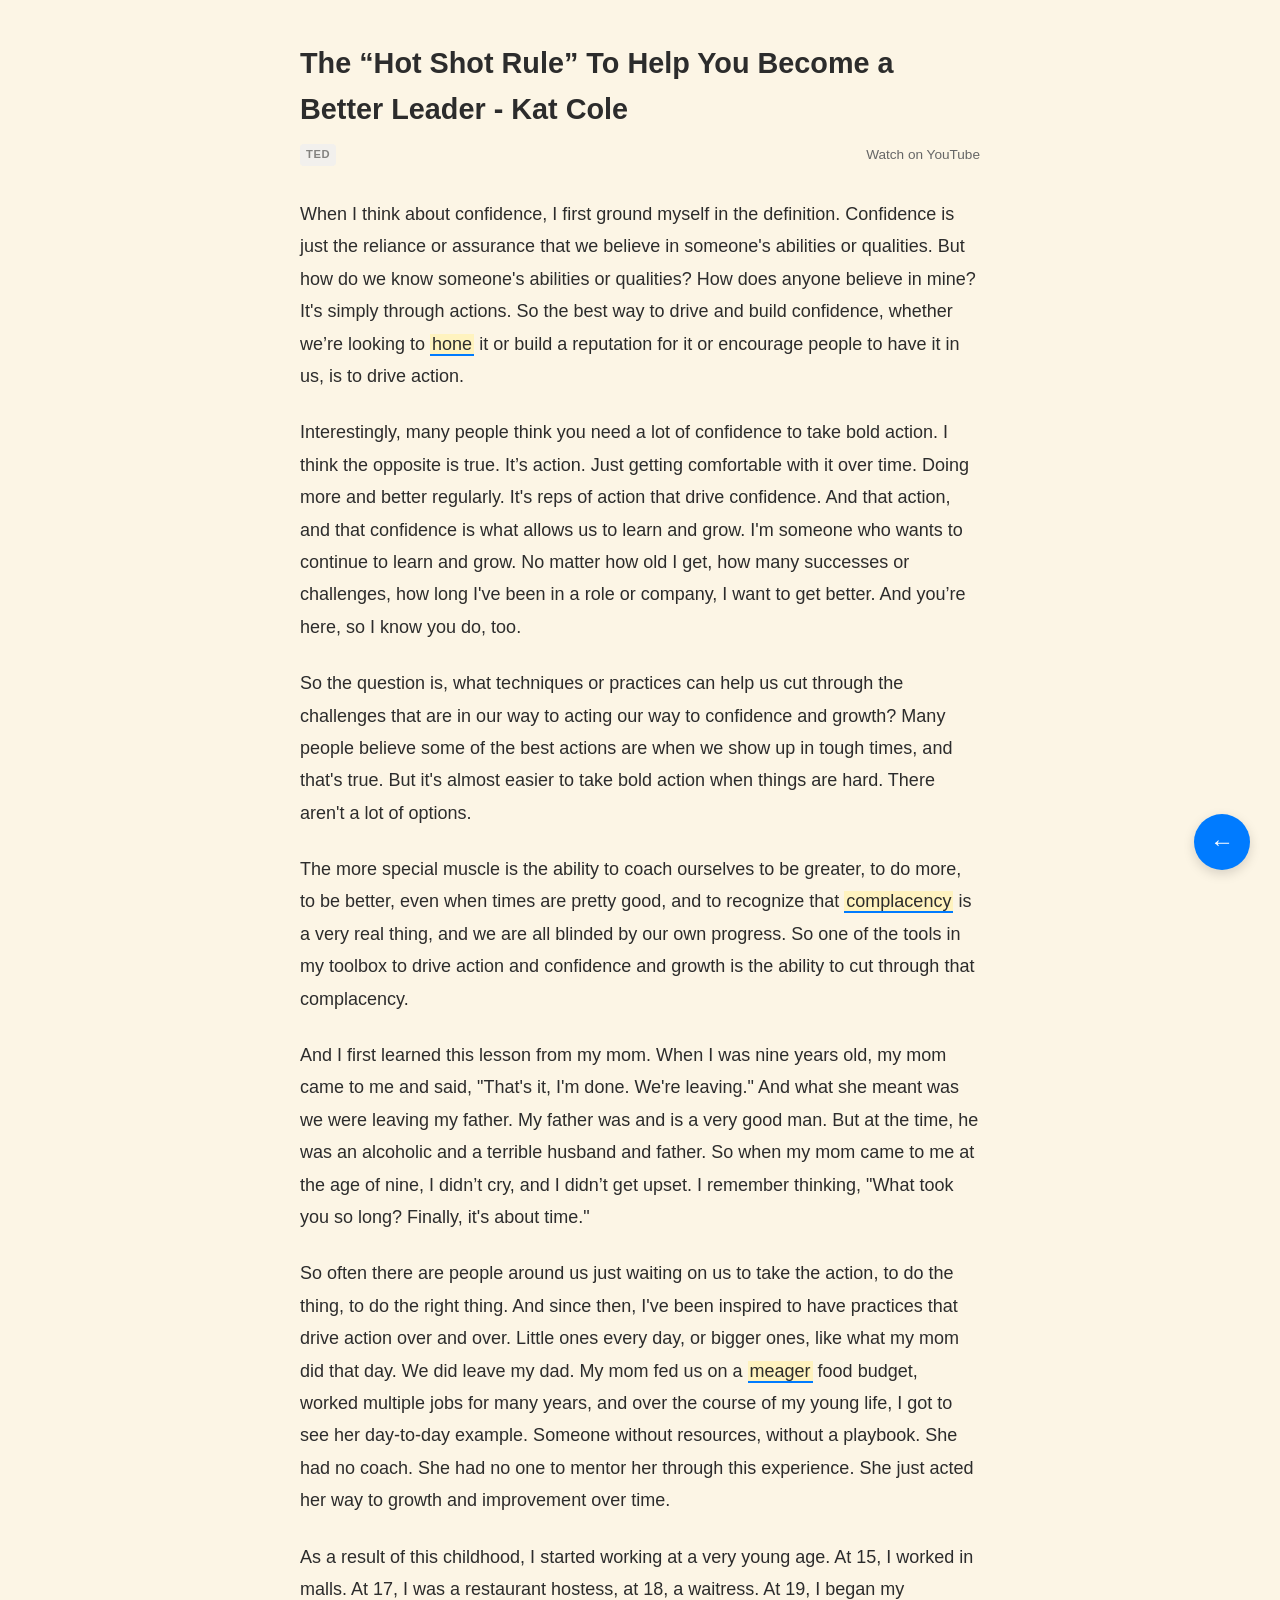
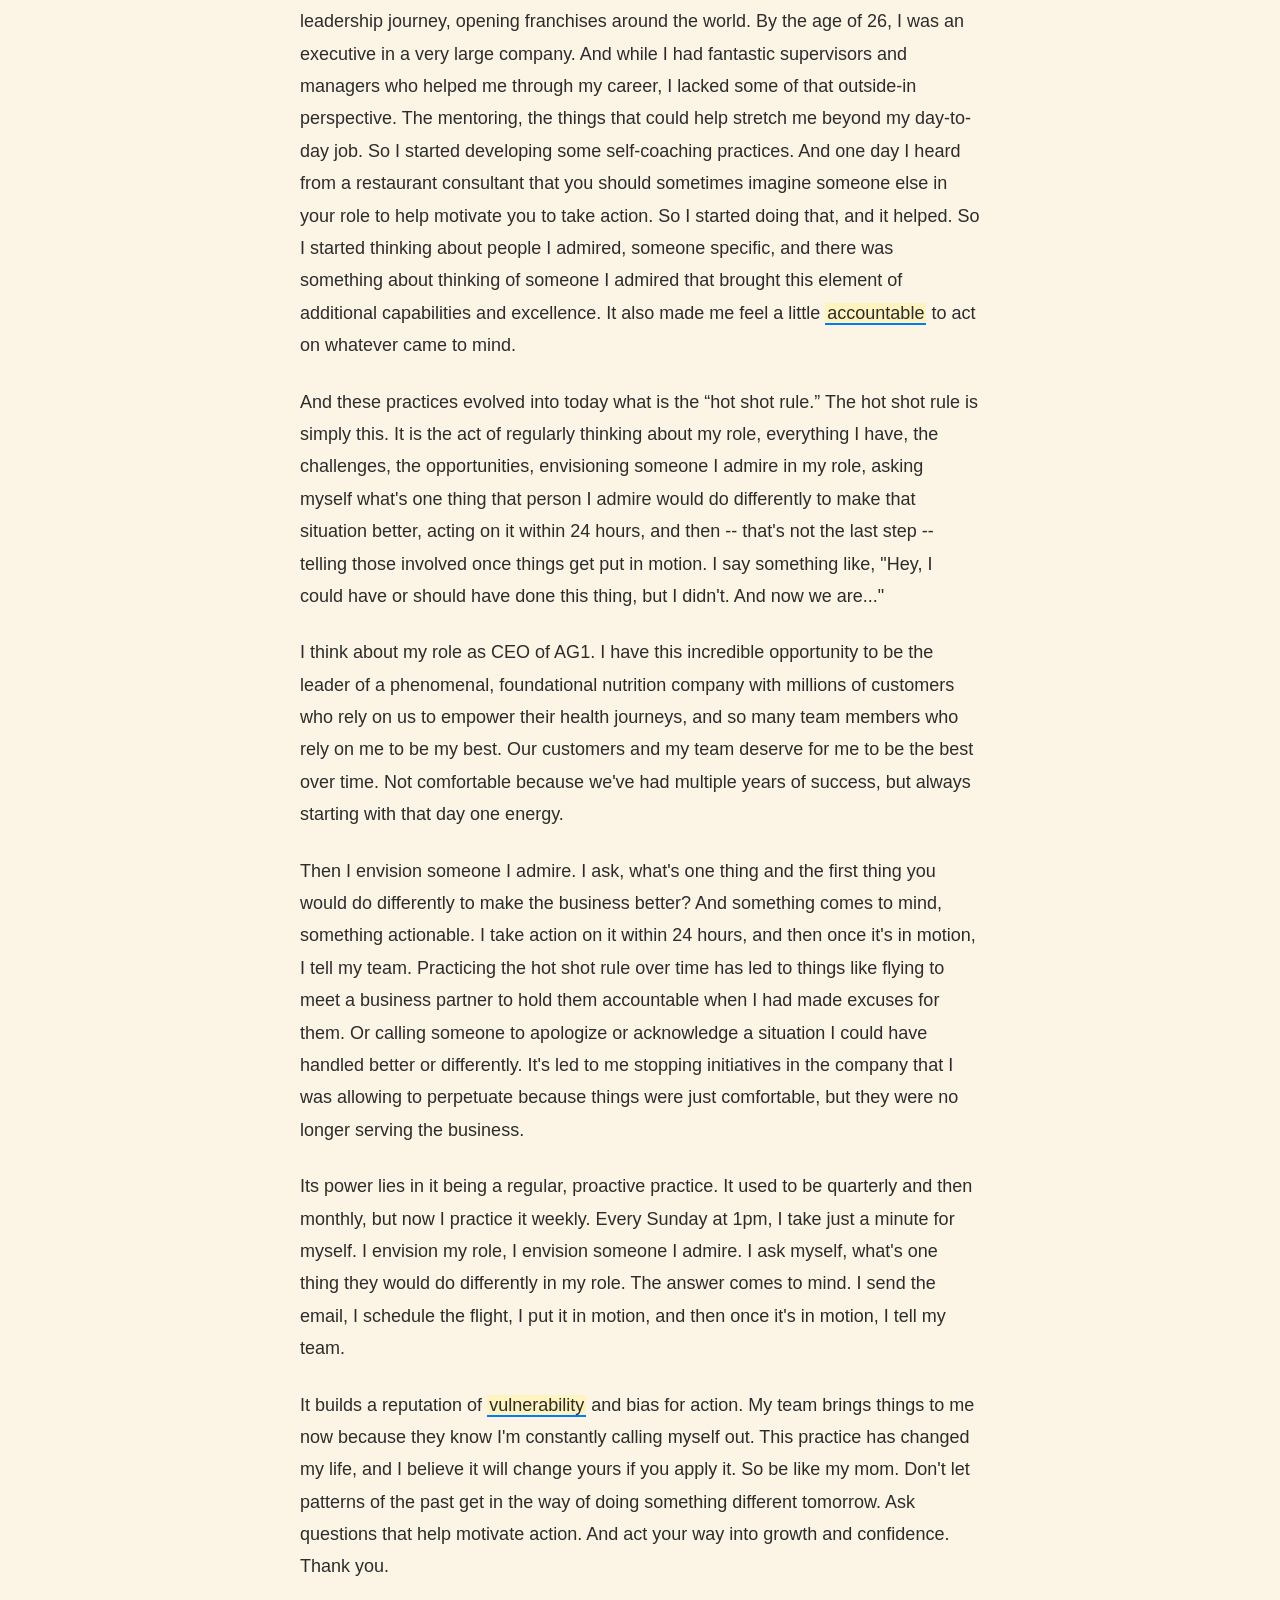
<file: reads/the-hot-shot-rule.html>
<!DOCTYPE html>
<html lang="en">

<head>
    <meta charset="UTF-8">
    <meta name="viewport" content="width=device-width, initial-scale=1.0">
    <title>The “Hot Shot Rule” To Help You Become a Better Leader - Kat Cole - English Reading Notes</title>
    <link rel="stylesheet" href="../style.css">
</head>

<body>
    <div class="container">
        <article>
            <h1>The “Hot Shot Rule” To Help You Become a Better Leader - Kat Cole</h1>
            <div class="meta article-meta">
                <span class="tag">TED</span>
                <a href="https://www.youtube.com/watch?v=lKsvLGdoIH8" class="video-link" target="_blank"
                    rel="noopener">Watch on YouTube</a>
            </div>

            <p>
                When I think about confidence, I first ground myself in the definition. Confidence is just the reliance
                or assurance that we believe in someone's abilities or qualities. But how do we know someone's abilities
                or qualities? How does anyone believe in mine? It's simply through actions. So the best way to drive and
                build confidence, whether we’re looking to <mark
                    title="Sharpen or perfect (a skill over a period of time)">hone</mark> it or build a reputation for
                it or encourage people to have it in us, is to drive action.
            </p>

            <p>
                Interestingly, many people think you need a lot of confidence to take bold action. I think the opposite
                is true. It’s action. Just getting comfortable with it over time. Doing more and better regularly. It's
                reps of action that drive confidence. And that action, and that confidence is what allows us to learn
                and grow. I'm someone who wants to continue to learn and grow. No matter how old I get, how many
                successes or challenges, how long I've been in a role or company, I want to get better. And you’re here,
                so I know you do, too.
            </p>

            <p>
                So the question is, what techniques or practices can help us cut through the challenges that are in our
                way to acting our way to confidence and growth? Many people believe some of the best actions are when we
                show up in tough times, and that's true. But it's almost easier to take bold action when things are
                hard. There aren't a lot of options.
            </p>

            <p>
                The more special muscle is the ability to coach ourselves to be greater, to do more, to be better, even
                when times are pretty good, and to recognize that <mark
                    title="A feeling of smug or uncritical satisfaction with oneself or one's achievements">complacency</mark>
                is a very real thing, and we are all blinded by our own progress. So one of the tools in my toolbox to
                drive action and confidence and growth is the ability to cut through that complacency.
            </p>

            <p>
                And I first learned this lesson from my mom. When I was nine years old, my mom came to me and said,
                "That's it, I'm done. We're leaving." And what she meant was we were leaving my father. My father was
                and is a very good man. But at the time, he was an alcoholic and a terrible husband and father. So when
                my mom came to me at the age of nine, I didn’t cry, and I didn’t get upset. I remember thinking, "What
                took you so long? Finally, it's about time."
            </p>

            <p>
                So often there are people around us just waiting on us to take the action, to do the thing, to do the
                right thing. And since then, I've been inspired to have practices that drive action over and over.
                Little ones every day, or bigger ones, like what my mom did that day. We did leave my dad. My mom fed us
                on a <mark title="Lacking in quantity or quality; inadequate">meager</mark> food budget, worked multiple
                jobs for many years, and over the course of my young life, I got to see her day-to-day example. Someone
                without resources, without a playbook. She had no coach. She had no one to mentor her through this
                experience. She just acted her way to growth and improvement over time.
            </p>

            <p>
                As a result of this childhood, I started working at a very young age. At 15, I worked in malls. At 17, I
                was a restaurant hostess, at 18, a waitress. At 19, I began my leadership journey, opening franchises
                around the world. By the age of 26, I was an executive in a very large company. And while I had
                fantastic supervisors and managers who helped me through my career, I lacked some of that outside-in
                perspective. The mentoring, the things that could help stretch me beyond my day-to-day job. So I started
                developing some self-coaching practices. And one day I heard from a restaurant consultant that you
                should sometimes imagine someone else in your role to help motivate you to take action. So I started
                doing that, and it helped. So I started thinking about people I admired, someone specific, and there was
                something about thinking of someone I admired that brought this element of additional capabilities and
                excellence. It also made me feel a little <mark
                    title="Required or expected to justify actions or decisions; responsible">accountable</mark> to act
                on whatever came to mind.
            </p>

            <p>
                And these practices evolved into today what is the “hot shot rule.” The hot shot rule is simply this. It
                is the act of regularly thinking about my role, everything I have, the challenges, the opportunities,
                envisioning someone I admire in my role, asking myself what's one thing that person I admire would do
                differently to make that situation better, acting on it within 24 hours, and then -- that's not the last
                step -- telling those involved once things get put in motion. I say something like, "Hey, I could have
                or should have done this thing, but I didn't. And now we are..."
            </p>

            <p>
                I think about my role as CEO of AG1. I have this incredible opportunity to be the leader of a
                phenomenal, foundational nutrition company with millions of customers who rely on us to empower their
                health journeys, and so many team members who rely on me to be my best. Our customers and my team
                deserve for me to be the best over time. Not comfortable because we've had multiple years of success,
                but always starting with that day one energy.
            </p>

            <p>
                Then I envision someone I admire. I ask, what's one thing and the first thing you would do differently
                to make the business better? And something comes to mind, something actionable. I take action on it
                within 24 hours, and then once it's in motion, I tell my team. Practicing the hot shot rule over time
                has led to things like flying to meet a business partner to hold them accountable when I had made
                excuses for them. Or calling someone to apologize or acknowledge a situation I could have handled better
                or differently. It's led to me stopping initiatives in the company that I was allowing to perpetuate
                because things were just comfortable, but they were no longer serving the business.
            </p>

            <p>
                Its power lies in it being a regular, proactive practice. It used to be quarterly and then monthly, but
                now I practice it weekly. Every Sunday at 1pm, I take just a minute for myself. I envision my role, I
                envision someone I admire. I ask myself, what's one thing they would do differently in my role. The
                answer comes to mind. I send the email, I schedule the flight, I put it in motion, and then once it's in
                motion, I tell my team.
            </p>

            <p>
                It builds a reputation of <mark
                    title="The quality or state of being exposed to the possibility of being attacked or harmed; openness">vulnerability</mark>
                and bias for action. My team brings things to me now because they know I'm constantly calling myself
                out. This practice has changed my life, and I believe it will change yours if you apply it. So be like
                my mom. Don't let patterns of the past get in the way of doing something different tomorrow. Ask
                questions that help motivate action. And act your way into growth and confidence. Thank you.
            </p>
        </article>
    </div>

    <a href="../index.html" class="back-button" aria-label="Go back to index">
        ←
    </a>
</body>

</html>
</file>
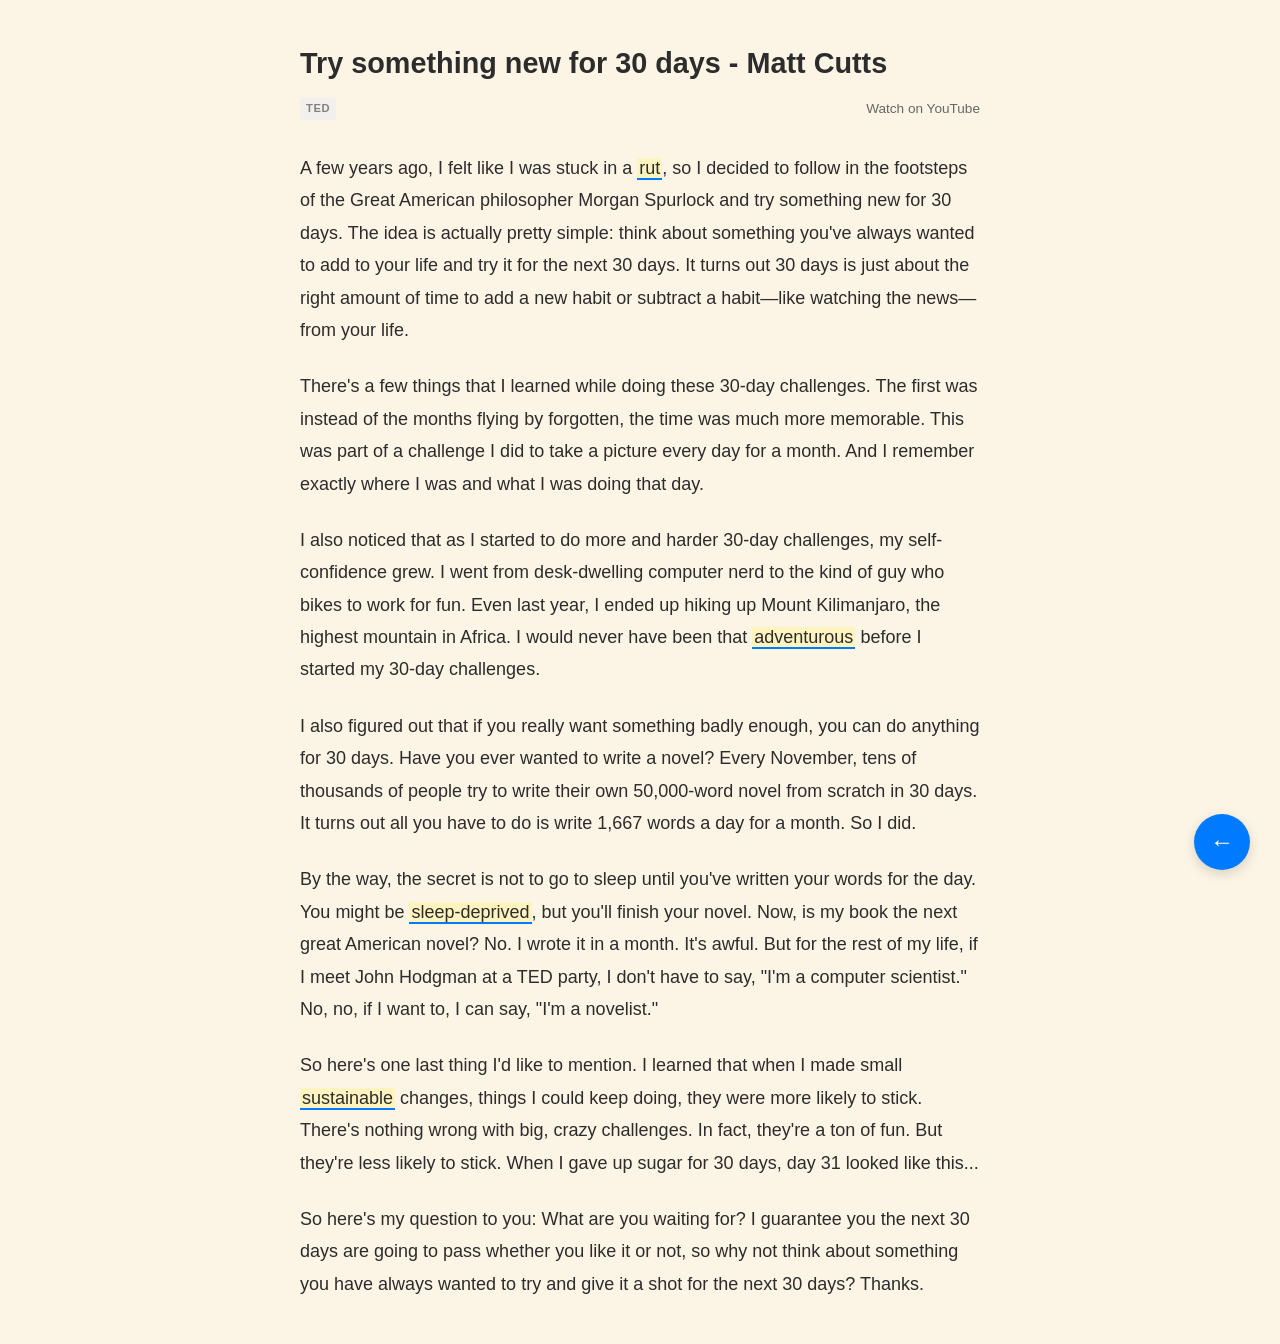
<file: reads/try-something-new-for-30-days.html>
<!DOCTYPE html>
<html lang="en">

<head>
    <meta charset="UTF-8">
    <meta name="viewport" content="width=device-width, initial-scale=1.0">
    <title>Try something new for 30 days - Matt Cutts - English Reading Notes</title>
    <link rel="stylesheet" href="../style.css">
</head>

<body>
    <div class="container">
        <article>
            <h1>Try something new for 30 days - Matt Cutts</h1>
            <div class="meta article-meta">
                <span class="tag">TED</span>
                <a href="https://www.youtube.com/watch?v=UNP03fDSj1U" class="video-link" target="_blank"
                    rel="noopener">Watch on YouTube</a>
            </div>

            <p>
                A few years ago, I felt like I was stuck in a <mark
                    title="A habit or pattern of behavior that has become dull and unproductive but is hard to change">rut</mark>,
                so I decided to follow in the footsteps of the Great American philosopher Morgan Spurlock and try
                something new for 30 days. The idea is actually pretty simple: think about something you've always
                wanted to add to your life and try it for the next 30 days. It turns out 30 days is just about the right
                amount of time to add a new habit or subtract a habit—like watching the news—from your life.
            </p>

            <p>
                There's a few things that I learned while doing these 30-day challenges. The first was instead of the
                months flying by forgotten, the time was much more memorable. This was part of a challenge I did to take
                a picture every day for a month. And I remember exactly where I was and what I was doing that day.
            </p>

            <p>
                I also noticed that as I started to do more and harder 30-day challenges, my self-confidence grew. I
                went from desk-dwelling computer nerd to the kind of guy who bikes to work for fun. Even last year, I
                ended up hiking up Mount Kilimanjaro, the highest mountain in Africa. I would never have been that <mark
                    title="Willing to take risks or to try out new methods, ideas, or experiences">adventurous</mark>
                before I started my 30-day challenges.
            </p>

            <p>
                I also figured out that if you really want something badly enough, you can do anything for 30 days. Have
                you ever wanted to write a novel? Every November, tens of thousands of people try to write their own
                50,000-word novel from scratch in 30 days. It turns out all you have to do is write 1,667 words a day
                for a month. So I did.
            </p>

            <p>
                By the way, the secret is not to go to sleep until you've written your words for the day. You might be
                <mark title="Suffering from a lack of sleep">sleep-deprived</mark>, but you'll finish your novel. Now,
                is my book the next great American novel? No. I wrote it in a month. It's awful. But for the rest of my
                life, if I meet John Hodgman at a TED party, I don't have to say, "I'm a computer scientist." No, no, if
                I want to, I can say, "I'm a novelist."
            </p>

            <p>
                So here's one last thing I'd like to mention. I learned that when I made small <mark
                    title="Able to be maintained at a certain rate or level; likely to stick">sustainable</mark>
                changes, things I could keep doing, they were more likely to stick. There's nothing wrong with big,
                crazy challenges. In fact, they're a ton of fun. But they're less likely to stick. When I gave up sugar
                for 30 days, day 31 looked like this...
            </p>

            <p>
                So here's my question to you: What are you waiting for? I guarantee you the next 30 days are going to
                pass whether you like it or not, so why not think about something you have always wanted to try and give
                it a shot for the next 30 days? Thanks.
            </p>
        </article>
    </div>

    <a href="../index.html" class="back-button" aria-label="Go back to index">
        ←
    </a>
</body>

</html>
</file>
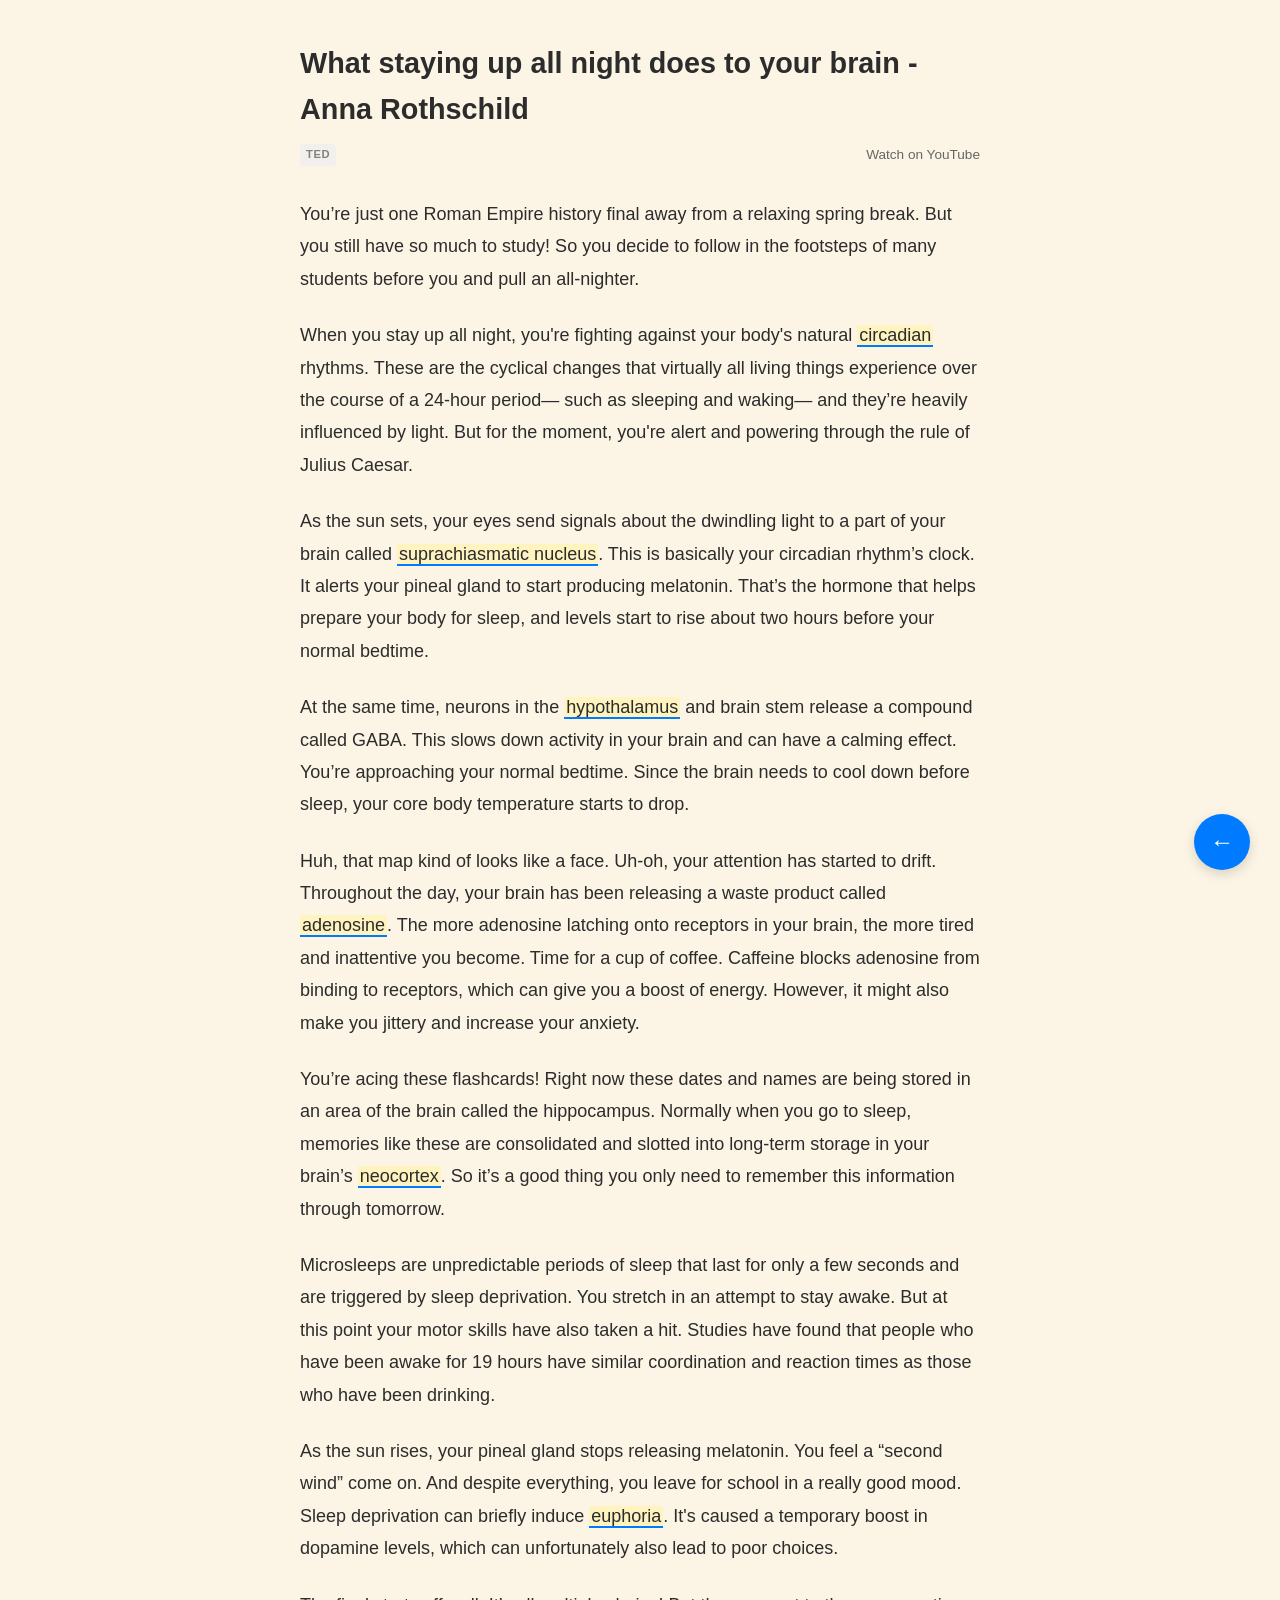
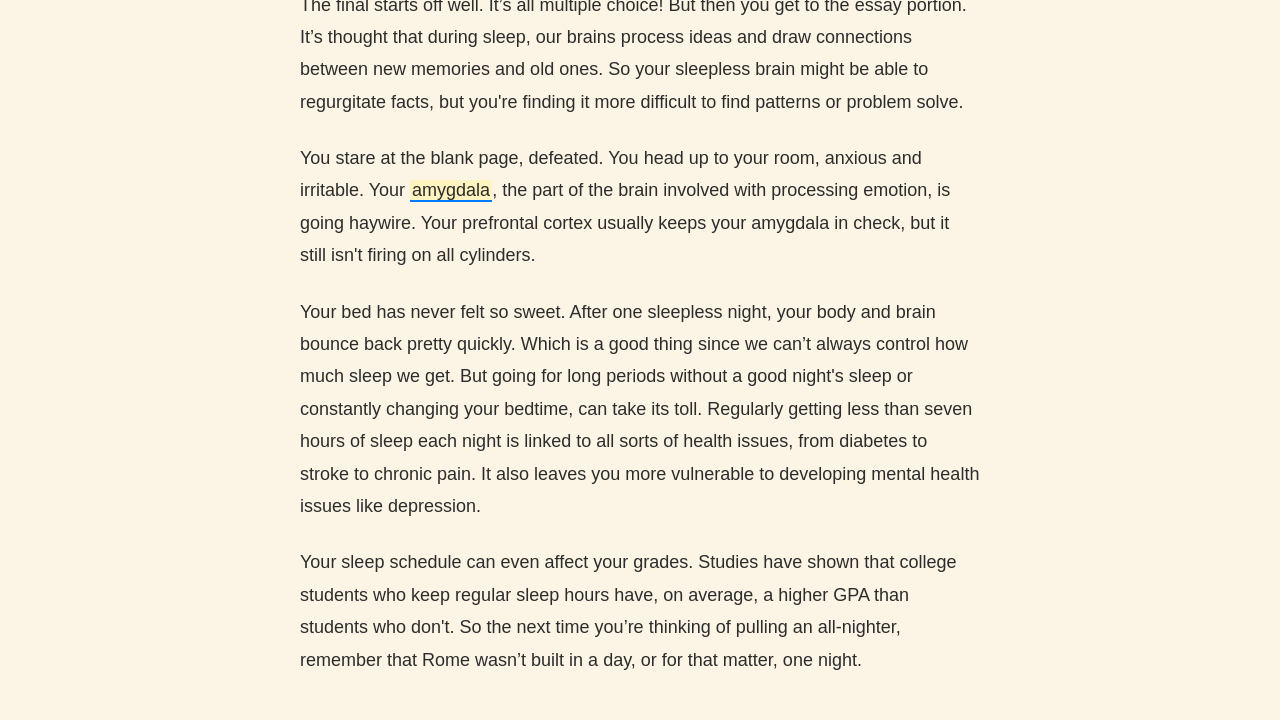
<file: reads/what-staying-up-all-night-does-to-your-brain.html>
<!DOCTYPE html>
<html lang="en">

<head>
    <meta charset="UTF-8">
    <meta name="viewport" content="width=device-width, initial-scale=1.0">
    <title>What staying up all night does to your brain - Anna Rothschild - English Reading Notes</title>
    <link rel="stylesheet" href="../style.css">
</head>

<body>
    <div class="container">
        <article>
            <h1>What staying up all night does to your brain - Anna Rothschild</h1>
            <div class="meta article-meta">
                <span class="tag">TED</span>
                <a href="https://www.youtube.com/watch?v=idrbwnWLJ7w" class="video-link" target="_blank"
                    rel="noopener">Watch on YouTube</a>
            </div>

            <p>
                You’re just one Roman Empire history final away from a relaxing spring break. But you still have so much
                to study! So you decide to follow in the footsteps of many students before you and pull an all-nighter.
            </p>

            <p>
                When you stay up all night, you're fighting against your body's natural <mark
                    title="Relating to the biological processes that occur regularly at about 24-hour intervals">circadian</mark>
                rhythms. These are the cyclical changes that virtually all living things experience over the course of a
                24-hour period— such as sleeping and waking— and they’re heavily influenced by light. But for the
                moment, you're alert and powering through the rule of Julius Caesar.
            </p>

            <p>
                As the sun sets, your eyes send signals about the dwindling light to a part of your brain called <mark
                    title="A tiny region of the brain in the hypothalamus, situated directly above the optic chiasm; it is responsible for controlling circadian rhythms">suprachiasmatic
                    nucleus</mark>. This is basically your circadian rhythm’s clock. It alerts your pineal gland to
                start producing melatonin. That’s the hormone that helps prepare your body for sleep, and levels start
                to rise about two hours before your normal bedtime.
            </p>

            <p>
                At the same time, neurons in the <mark
                    title="A region of the forebrain below the thalamus which coordinates both the autonomic nervous system and the activity of the pituitary">hypothalamus</mark>
                and brain stem release a compound called GABA. This slows down activity in your brain and can have a
                calming effect. You’re approaching your normal bedtime. Since the brain needs to cool down before sleep,
                your core body temperature starts to drop.
            </p>

            <p>
                Huh, that map kind of looks like a face. Uh-oh, your attention has started to drift. Throughout the day,
                your brain has been releasing a waste product called <mark
                    title="A compound consisting of adenine combined with ribose, occurring in all living cells. It also plays a role in sleep regulation">adenosine</mark>.
                The more adenosine latching onto receptors in your brain, the more tired and inattentive you become.
                Time for a cup of coffee. Caffeine blocks adenosine from binding to receptors, which can give you a
                boost of energy. However, it might also make you jittery and increase your anxiety.
            </p>

            <p>
                You’re acing these flashcards! Right now these dates and names are being stored in an area of the brain
                called the hippocampus. Normally when you go to sleep, memories like these are consolidated and slotted
                into long-term storage in your brain’s <mark
                    title="The part of the mammalian brain involved in higher-order brain functions such as sensory perception, cognition, generation of motor commands, spatial reasoning and language">neocortex</mark>.
                So it’s a good thing you only need to remember this information through tomorrow.
            </p>

            <p>
                Microsleeps are unpredictable periods of sleep that last for only a few seconds and are triggered by
                sleep deprivation. You stretch in an attempt to stay awake. But at this point your motor skills have
                also taken a hit. Studies have found that people who have been awake for 19 hours have similar
                coordination and reaction times as those who have been drinking.
            </p>

            <p>
                As the sun rises, your pineal gland stops releasing melatonin. You feel a “second wind” come on. And
                despite everything, you leave for school in a really good mood. Sleep deprivation can briefly induce
                <mark title="A feeling or state of intense excitement and happiness">euphoria</mark>. It's caused a
                temporary boost in dopamine levels, which can unfortunately also lead to poor choices.
            </p>

            <p>
                The final starts off well. It’s all multiple choice! But then you get to the essay portion. It’s thought
                that during sleep, our brains process ideas and draw connections between new memories and old ones. So
                your sleepless brain might be able to regurgitate facts, but you're finding it more difficult to find
                patterns or problem solve.
            </p>

            <p>
                You stare at the blank page, defeated. You head up to your room, anxious and irritable. Your <mark
                    title="A roughly almond-shaped mass of gray matter inside each cerebral hemisphere, involved with the experiencing of emotions">amygdala</mark>,
                the part of the brain involved with processing emotion, is going haywire. Your prefrontal cortex usually
                keeps your amygdala in check, but it still isn't firing on all cylinders.
            </p>

            <p>
                Your bed has never felt so sweet. After one sleepless night, your body and brain bounce back pretty
                quickly. Which is a good thing since we can’t always control how much sleep we get. But going for long
                periods without a good night's sleep or constantly changing your bedtime, can take its toll. Regularly
                getting less than seven hours of sleep each night is linked to all sorts of health issues, from diabetes
                to stroke to chronic pain. It also leaves you more vulnerable to developing mental health issues like
                depression.
            </p>

            <p>
                Your sleep schedule can even affect your grades. Studies have shown that college students who keep
                regular sleep hours have, on average, a higher GPA than students who don't. So the next time you’re
                thinking of pulling an all-nighter, remember that Rome wasn’t built in a day, or for that matter, one
                night.
            </p>
        </article>
    </div>

    <a href="../index.html" class="back-button" aria-label="Go back to index">
        ←
    </a>
</body>

</html>
</file>
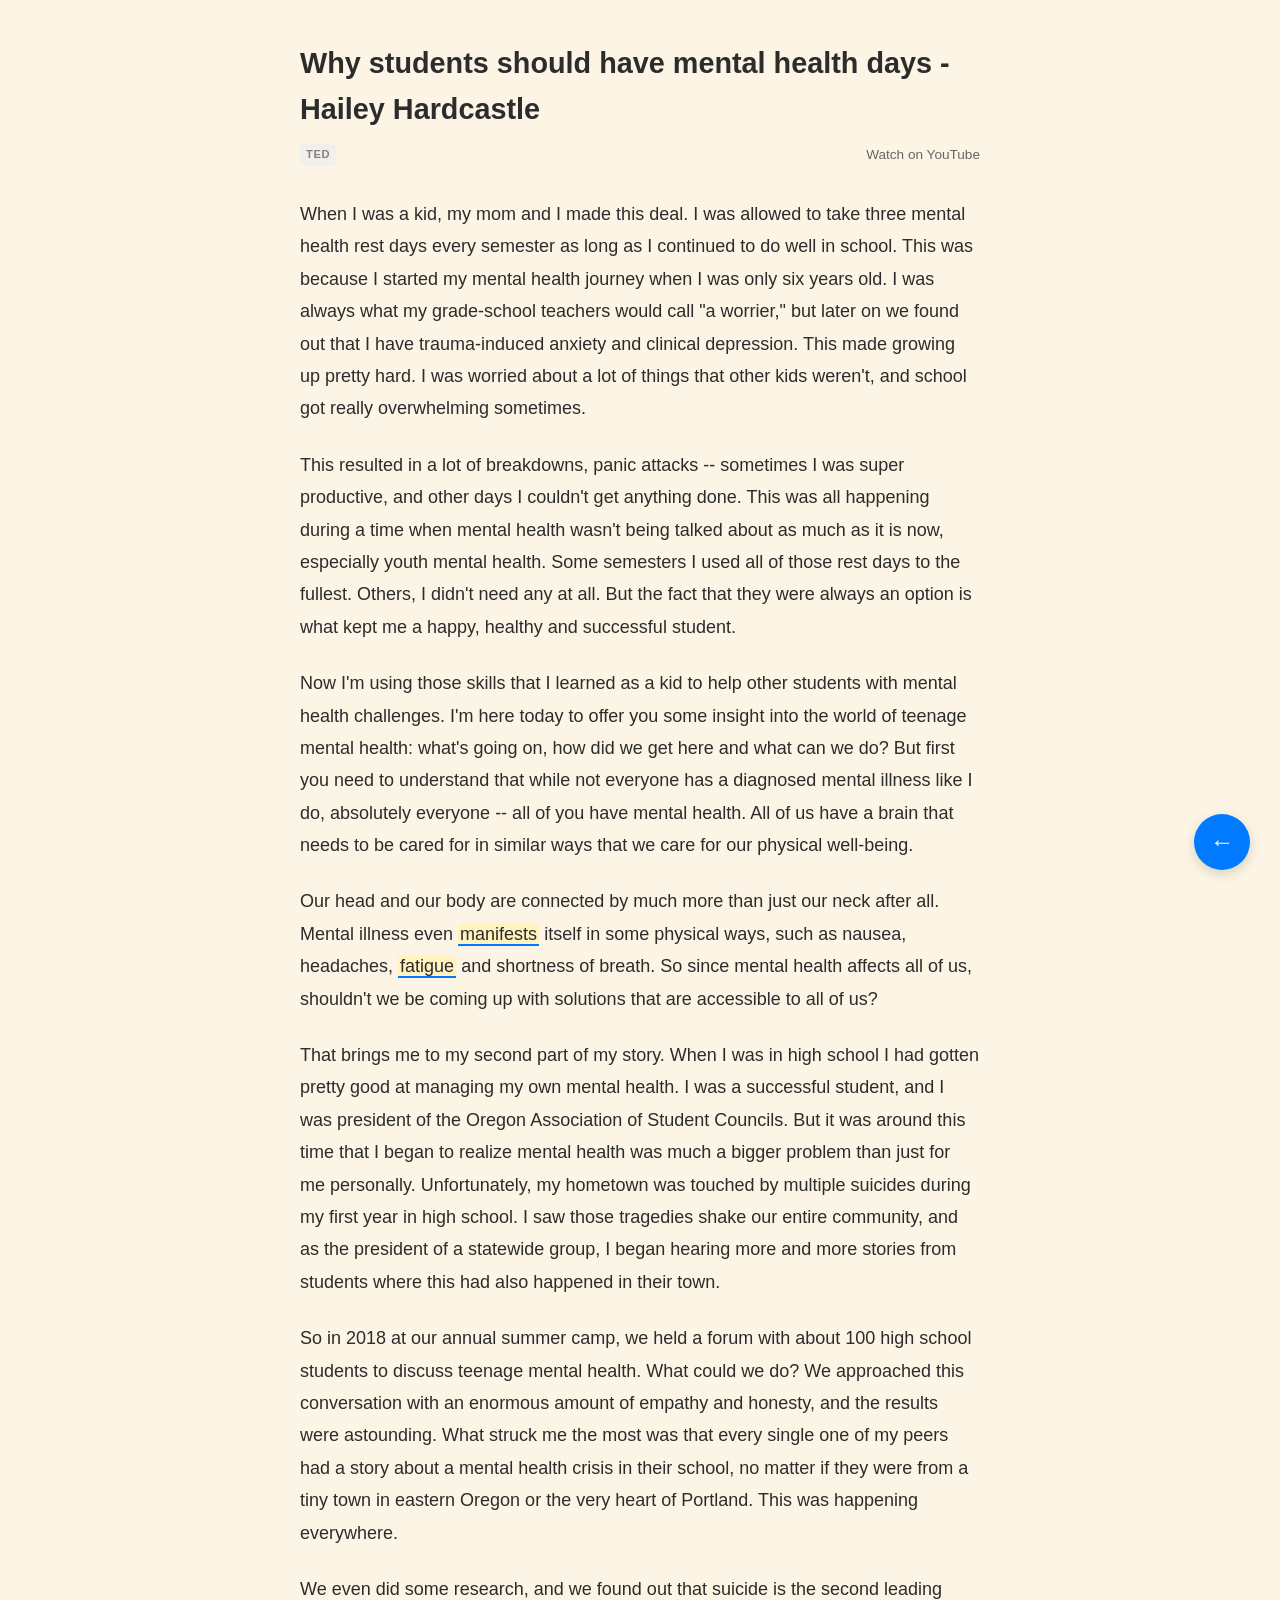
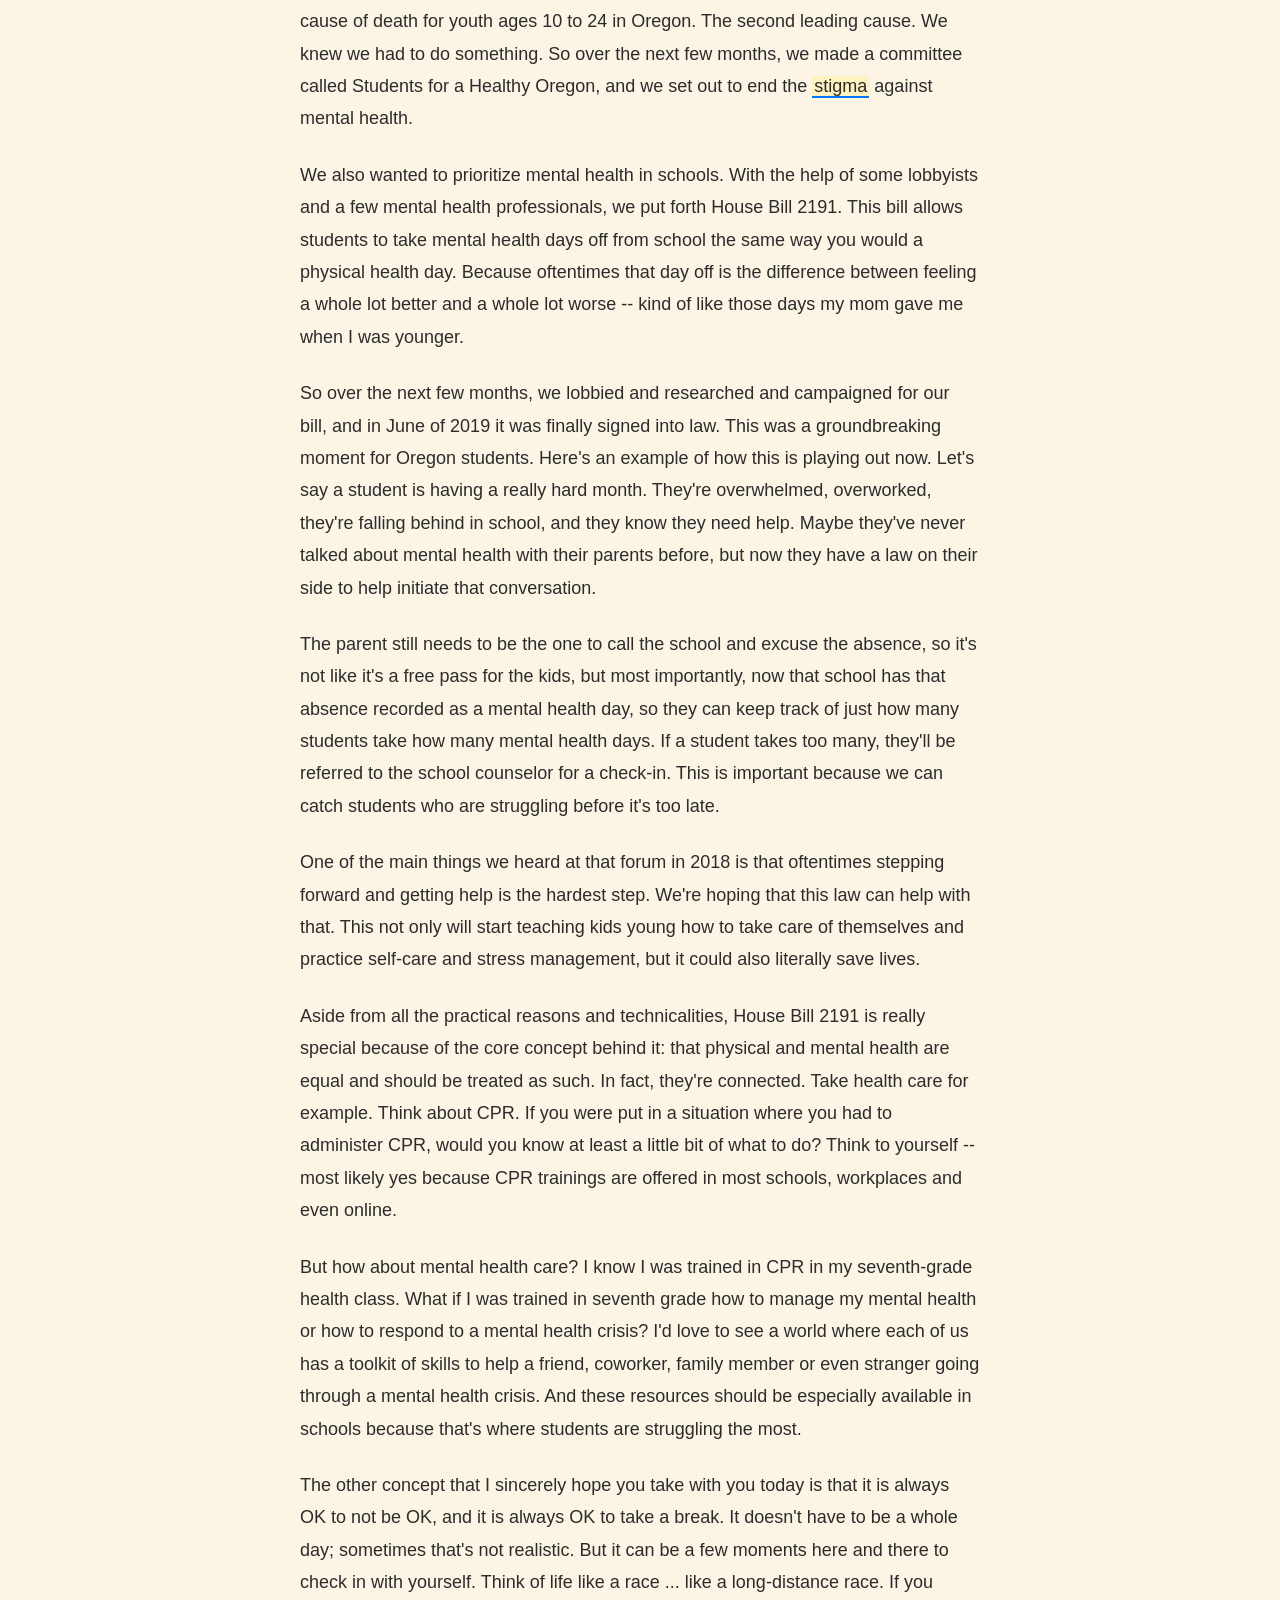
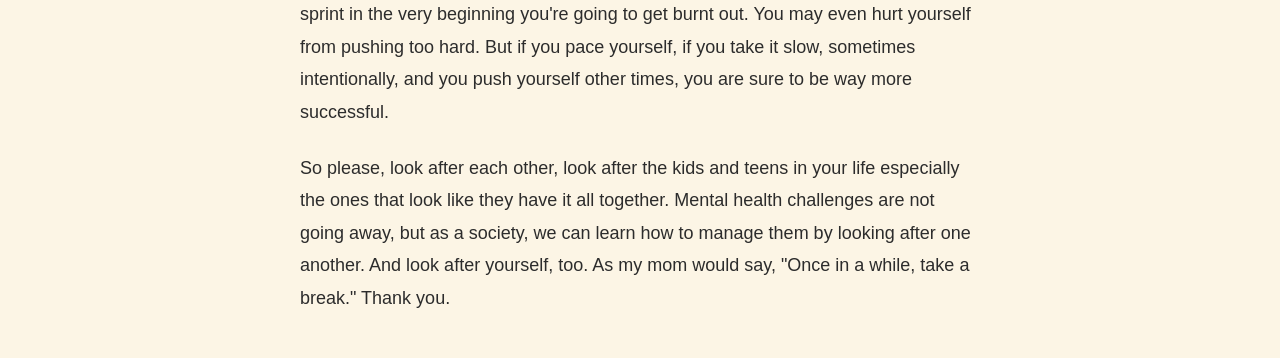
<file: reads/why-students-should-have-mental-health-days.html>
<!DOCTYPE html>
<html lang="en">

<head>
    <meta charset="UTF-8">
    <meta name="viewport" content="width=device-width, initial-scale=1.0">
    <title>Why students should have mental health days - Hailey Hardcastle - English Reading Notes</title>
    <link rel="stylesheet" href="../style.css">
</head>

<body>
    <div class="container">
        <article>
            <h1>Why students should have mental health days - Hailey Hardcastle</h1>
            <div class="meta article-meta">
                <span class="tag">TED</span>
                <a href="https://www.youtube.com/watch?v=1qq7lDL-bzY" class="video-link" target="_blank"
                    rel="noopener">Watch on YouTube</a>
            </div>

            <p>
                When I was a kid, my mom and I made this deal. I was allowed to take three mental health rest days every
                semester as long as I continued to do well in school. This was because I started my mental health
                journey when I was only six years old. I was always what my grade-school teachers would call "a
                worrier," but later on we found out that I have trauma-induced anxiety and clinical depression. This
                made growing up pretty hard. I was worried about a lot of things that other kids weren't, and school got
                really overwhelming sometimes.
            </p>

            <p>
                This resulted in a lot of breakdowns, panic attacks -- sometimes I was super productive, and other days
                I couldn't get anything done. This was all happening during a time when mental health wasn't being
                talked about as much as it is now, especially youth mental health. Some semesters I used all of those
                rest days to the fullest. Others, I didn't need any at all. But the fact that they were always an option
                is what kept me a happy, healthy and successful student.
            </p>

            <p>
                Now I'm using those skills that I learned as a kid to help other students with mental health challenges.
                I'm here today to offer you some insight into the world of teenage mental health: what's going on, how
                did we get here and what can we do? But first you need to understand that while not everyone has a
                diagnosed mental illness like I do, absolutely everyone -- all of you have mental health. All of us have
                a brain that needs to be cared for in similar ways that we care for our physical well-being.
            </p>

            <p>
                Our head and our body are connected by much more than just our neck after all. Mental illness even <mark
                    title="Show or demonstrate a quality or feeling by one's acts or appearance">manifests</mark> itself
                in some physical ways, such as nausea, headaches, <mark
                    title="Extreme tiredness resulting from mental or physical exertion or illness">fatigue</mark> and
                shortness of breath. So since mental health affects all of us, shouldn't we be coming up with solutions
                that are accessible to all of us?
            </p>

            <p>
                That brings me to my second part of my story. When I was in high school I had gotten pretty good at
                managing my own mental health. I was a successful student, and I was president of the Oregon Association
                of Student Councils. But it was around this time that I began to realize mental health was much a bigger
                problem than just for me personally. Unfortunately, my hometown was touched by multiple suicides during
                my first year in high school. I saw those tragedies shake our entire community, and as the president of
                a statewide group, I began hearing more and more stories from students where this had also happened in
                their town.
            </p>

            <p>
                So in 2018 at our annual summer camp, we held a forum with about 100 high school students to discuss
                teenage mental health. What could we do? We approached this conversation with an enormous amount of
                empathy and honesty, and the results were astounding. What struck me the most was that every single one
                of my peers had a story about a mental health crisis in their school, no matter if they were from a tiny
                town in eastern Oregon or the very heart of Portland. This was happening everywhere.
            </p>

            <p>
                We even did some research, and we found out that suicide is the second leading cause of death for youth
                ages 10 to 24 in Oregon. The second leading cause. We knew we had to do something. So over the next few
                months, we made a committee called Students for a Healthy Oregon, and we set out to end the <mark
                    title="A mark of disgrace associated with a particular circumstance, quality, or person">stigma</mark>
                against mental health.
            </p>

            <p>
                We also wanted to prioritize mental health in schools. With the help of some lobbyists and a few mental
                health professionals, we put forth House Bill 2191. This bill allows students to take mental health days
                off from school the same way you would a physical health day. Because oftentimes that day off is the
                difference between feeling a whole lot better and a whole lot worse -- kind of like those days my mom
                gave me when I was younger.
            </p>

            <p>
                So over the next few months, we lobbied and researched and campaigned for our bill, and in June of 2019
                it was finally signed into law. This was a groundbreaking moment for Oregon students. Here's an example
                of how this is playing out now. Let's say a student is having a really hard month. They're overwhelmed,
                overworked, they're falling behind in school, and they know they need help. Maybe they've never talked
                about mental health with their parents before, but now they have a law on their side to help initiate
                that conversation.
            </p>

            <p>
                The parent still needs to be the one to call the school and excuse the absence, so it's not like it's a
                free pass for the kids, but most importantly, now that school has that absence recorded as a mental
                health day, so they can keep track of just how many students take how many mental health days. If a
                student takes too many, they'll be referred to the school counselor for a check-in. This is important
                because we can catch students who are struggling before it's too late.
            </p>

            <p>
                One of the main things we heard at that forum in 2018 is that oftentimes stepping forward and getting
                help is the hardest step. We're hoping that this law can help with that. This not only will start
                teaching kids young how to take care of themselves and practice self-care and stress management, but it
                could also literally save lives.
            </p>

            <p>
                Aside from all the practical reasons and technicalities, House Bill 2191 is really special because of
                the core concept behind it: that physical and mental health are equal and should be treated as such. In
                fact, they're connected. Take health care for example. Think about CPR. If you were put in a situation
                where you had to administer CPR, would you know at least a little bit of what to do? Think to yourself
                -- most likely yes because CPR trainings are offered in most schools, workplaces and even online.
            </p>

            <p>
                But how about mental health care? I know I was trained in CPR in my seventh-grade health class. What if
                I was trained in seventh grade how to manage my mental health or how to respond to a mental health
                crisis? I'd love to see a world where each of us has a toolkit of skills to help a friend, coworker,
                family member or even stranger going through a mental health crisis. And these resources should be
                especially available in schools because that's where students are struggling the most.
            </p>

            <p>
                The other concept that I sincerely hope you take with you today is that it is always OK to not be OK,
                and it is always OK to take a break. It doesn't have to be a whole day; sometimes that's not realistic.
                But it can be a few moments here and there to check in with yourself. Think of life like a race ... like
                a long-distance race. If you sprint in the very beginning you're going to get burnt out. You may even
                hurt yourself from pushing too hard. But if you pace yourself, if you take it slow, sometimes
                intentionally, and you push yourself other times, you are sure to be way more successful.
            </p>

            <p>
                So please, look after each other, look after the kids and teens in your life especially the ones that
                look like they have it all together. Mental health challenges are not going away, but as a society, we
                can learn how to manage them by looking after one another. And look after yourself, too. As my mom would
                say, "Once in a while, take a break." Thank you.
            </p>
        </article>
    </div>

    <a href="../index.html" class="back-button" aria-label="Go back to index">
        ←
    </a>
</body>

</html>
</file>
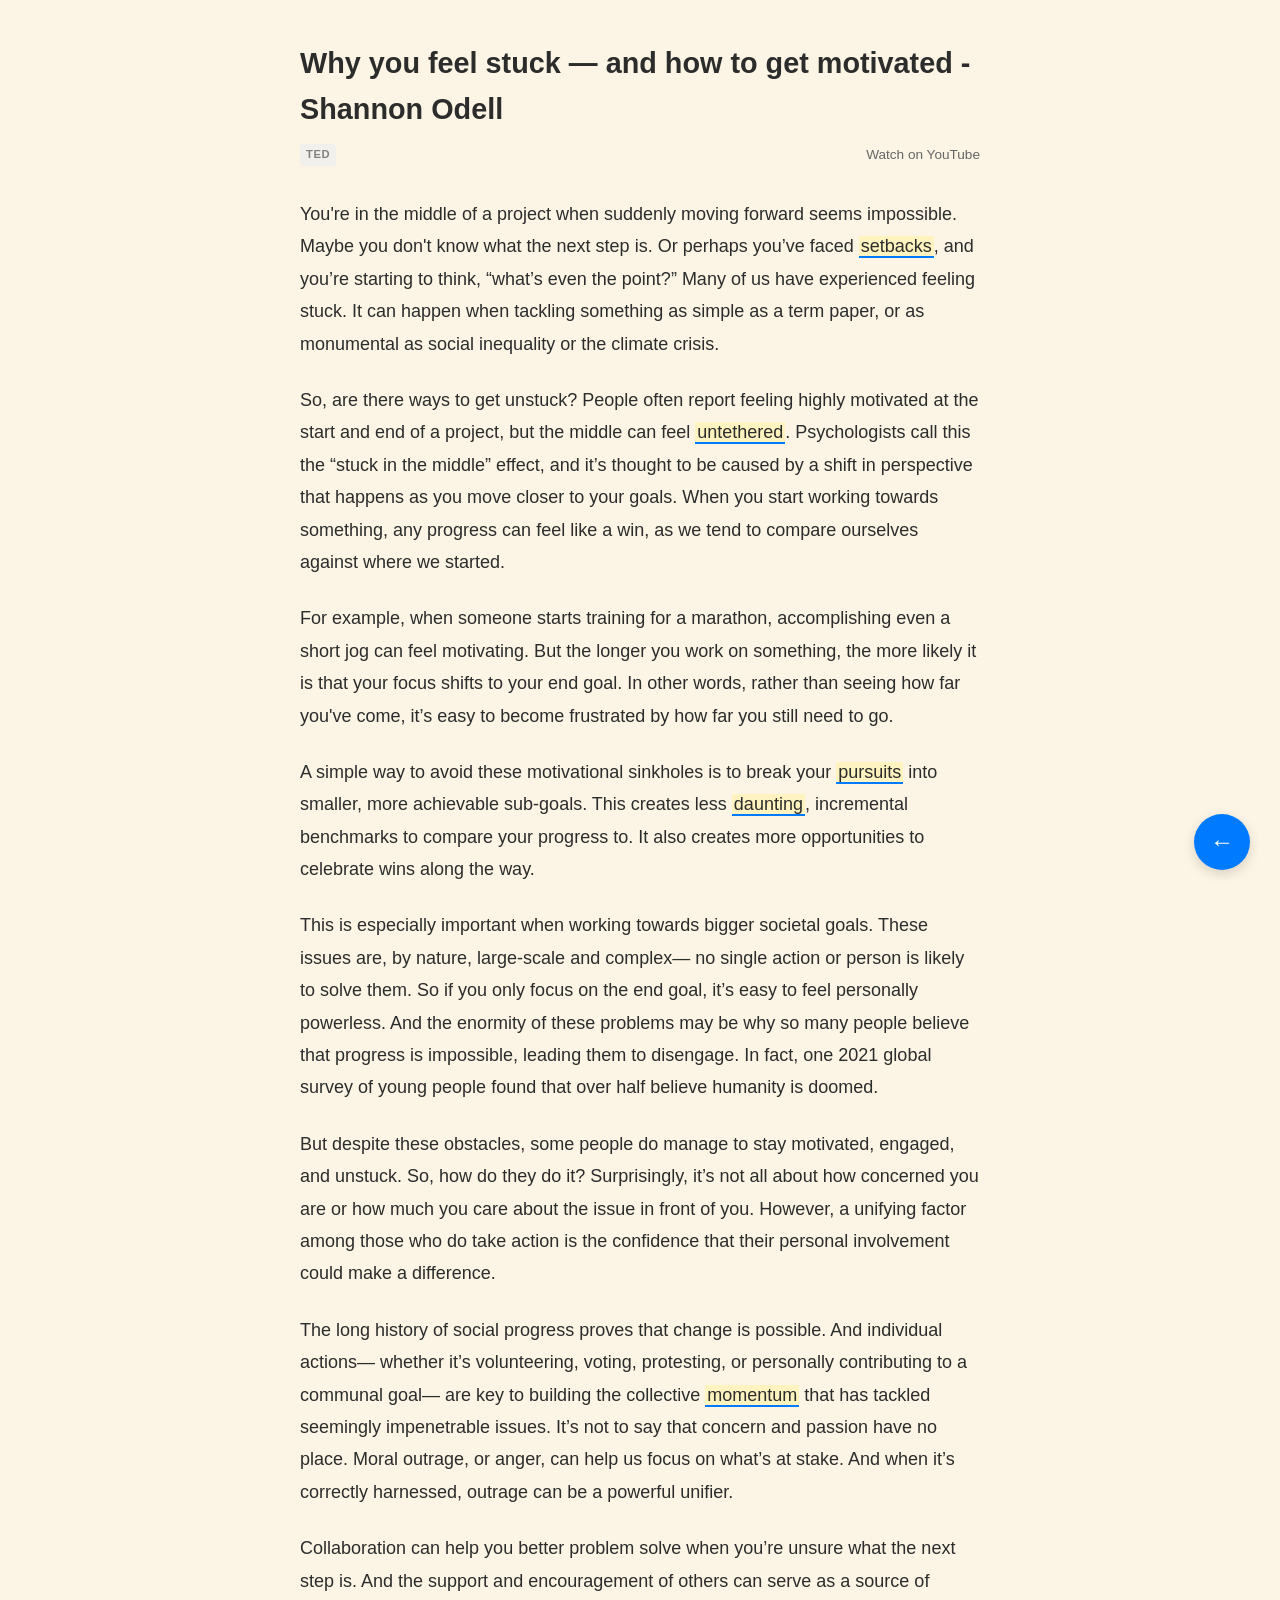
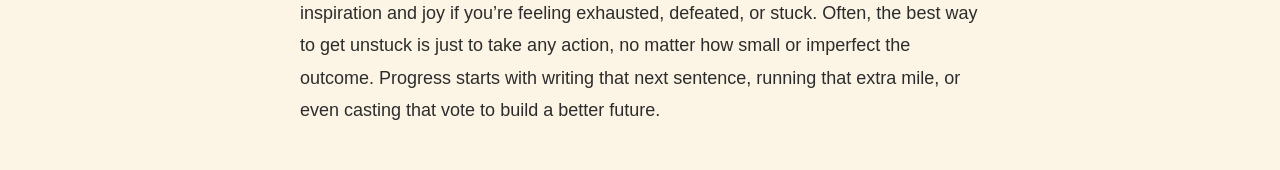
<file: reads/why-you-feel-stuck.html>
<!DOCTYPE html>
<html lang="en">

<head>
    <meta charset="UTF-8">
    <meta name="viewport" content="width=device-width, initial-scale=1.0">
    <title>Why you feel stuck — and how to get motivated - Shannon Odell - English Reading Notes</title>
    <link rel="stylesheet" href="../style.css">
</head>

<body>
    <div class="container">
        <article>
            <h1>Why you feel stuck — and how to get motivated - Shannon Odell</h1>
            <div class="meta article-meta">
                <span class="tag">TED</span>
                <a href="https://www.youtube.com/watch?v=kD3-DKkiVeA" class="video-link" target="_blank"
                    rel="noopener">Watch on YouTube</a>
            </div>

            <p>
                You're in the middle of a project when suddenly moving forward seems impossible. Maybe you don't know
                what the next step is. Or perhaps you’ve faced <mark
                    title="A reversal or check in progress">setbacks</mark>, and you’re starting to think, “what’s even
                the point?” Many of us have experienced feeling stuck. It can happen when tackling something as simple
                as a term paper, or as monumental as social inequality or the climate crisis.
            </p>

            <p>
                So, are there ways to get unstuck? People often report feeling highly motivated at the start and end of
                a project, but the middle can feel <mark
                    title="Not tied down or restricted; uncertain or unstable">untethered</mark>. Psychologists call
                this the “stuck in the middle” effect, and it’s thought to be caused by a shift in perspective that
                happens as you move closer to your goals. When you start working towards something, any progress can
                feel like a win, as we tend to compare ourselves against where we started.
            </p>

            <p>
                For example, when someone starts training for a marathon, accomplishing even a short jog can feel
                motivating. But the longer you work on something, the more likely it is that your focus shifts to your
                end goal. In other words, rather than seeing how far you've come, it’s easy to become frustrated by how
                far you still need to go.
            </p>

            <p>
                A simple way to avoid these motivational sinkholes is to break your <mark
                    title="The action of following or pursuing someone or something">pursuits</mark> into smaller, more
                achievable sub-goals. This creates less <mark
                    title="Seeming difficult to deal with in anticipation; intimidating">daunting</mark>, incremental
                benchmarks to compare your progress to. It also creates more opportunities to celebrate wins along the
                way.
            </p>

            <p>
                This is especially important when working towards bigger societal goals. These issues are, by nature,
                large-scale and complex— no single action or person is likely to solve them. So if you only focus on the
                end goal, it’s easy to feel personally powerless. And the enormity of these problems may be why so many
                people believe that progress is impossible, leading them to disengage. In fact, one 2021 global survey
                of young people found that over half believe humanity is doomed.
            </p>

            <p>
                But despite these obstacles, some people do manage to stay motivated, engaged, and unstuck. So, how do
                they do it? Surprisingly, it’s not all about how concerned you are or how much you care about the issue
                in front of you. However, a unifying factor among those who do take action is the confidence that their
                personal involvement could make a difference.
            </p>

            <p>
                The long history of social progress proves that change is possible. And individual actions— whether it’s
                volunteering, voting, protesting, or personally contributing to a communal goal— are key to building the
                collective <mark
                    title="The quantity of motion of a military or other body, measured as a product of its mass and velocity">momentum</mark>
                that has tackled seemingly impenetrable issues. It’s not to say that concern and passion have no place.
                Moral outrage, or anger, can help us focus on what’s at stake. And when it’s correctly harnessed,
                outrage can be a powerful unifier.
            </p>

            <p>
                Collaboration can help you better problem solve when you’re unsure what the next step is. And the
                support and encouragement of others can serve as a source of inspiration and joy if you’re feeling
                exhausted, defeated, or stuck. Often, the best way to get unstuck is just to take any action, no matter
                how small or imperfect the outcome. Progress starts with writing that next sentence, running that extra
                mile, or even casting that vote to build a better future.
            </p>
        </article>
    </div>

    <a href="../index.html" class="back-button" aria-label="Go back to index">
        ←
    </a>
</body>

</html>
</file>
<file: style.css>
:root {
    /* Light Theme */
    --bg-color: #fcf5e5;
    /* Book-like light yellow */
    --text-color: #2c2c2c;
    --secondary-text: #666666;
    --accent-color: #007bff;
    --tag-bg: #f0f0f0;
    --mark-bg: #fff3bf;
    --dialogue-bg: #f8f9fa;
    --border-color: #eeeeee;
    --max-width: 680px;
}

@media (prefers-color-scheme: dark) {
    :root {
        --bg-color: #121212;
        --text-color: #e0e0e0;
        --secondary-text: #aaaaaa;
        --accent-color: #3793ff;
        --tag-bg: #2a2a2a;
        --mark-bg: #4d4310;
        --dialogue-bg: #1e1e1e;
        --border-color: #333333;
    }
}

* {
    box-sizing: border-box;
    margin: 0;
    padding: 0;
}

body {
    font-family: -apple-system, BlinkMacSystemFont, "Segoe UI", Roboto, Helvetica, Arial, sans-serif;
    background-color: var(--bg-color);
    color: var(--text-color);
    line-height: 1.6;
    font-size: 18px;
    padding: 20px;
    display: flex;
    justify-content: center;
}

.container {
    width: 100%;
    max-width: var(--max-width);
}

header {
    margin-bottom: 40px;
    padding-bottom: 20px;
    border-bottom: 1px solid var(--border-color);
}

h1 {
    font-size: 1.8rem;
    font-weight: 700;
}

/* Index Page Styles */
.article-list {
    list-style: none;
}

.article-item {
    margin-bottom: 8px;
    padding-bottom: 8px;
    border-bottom: 1px solid var(--border-color);
}

.article-item a {
    text-decoration: none;
    color: var(--text-color);
    display: flex;
    justify-content: space-between;
    align-items: center;
    gap: 12px;
}

.article-item h2 {
    font-size: 1.1rem;
    margin-bottom: 0;
    transition: color 0.2s;
    font-weight: 500;
}

.article-item a:hover h2 {
    color: var(--accent-color);
}

.meta {
    font-size: 0.9rem;
    color: var(--secondary-text);
    display: flex;
    gap: 12px;
    align-items: center;
}

.tag {
    background-color: var(--tag-bg);
    padding: 2px 6px;
    border-radius: 4px;
    text-transform: uppercase;
    font-size: 0.7rem;
    font-weight: 600;
    letter-spacing: 0.05em;
    white-space: nowrap;
    opacity: 0.8;
}

/* Article Page Styles */
article {
    margin-top: 20px;
}

article h1 {
    margin-bottom: 12px;
}

.article-meta {
    margin-bottom: 32px;
    display: flex;
    justify-content: space-between;
    align-items: center;
}

.video-link {
    color: var(--secondary-text);
    text-decoration: none;
    font-size: 0.85rem;
    transition: color 0.2s;
}

.video-link:hover {
    color: #ff0000;
}

p {
    margin-bottom: 1.5rem;
    line-height: 1.8;
}

mark {
    background-color: var(--mark-bg);
    color: inherit;
    padding: 0 2px;
    border-bottom: 2px solid var(--accent-color);
}

.dialogue-block {
    background-color: var(--dialogue-bg);
    padding: 20px;
    border-left: 4px solid var(--accent-color);
    margin: 24px 0;
    font-style: italic;
}

.dialogue-item {
    margin-bottom: 8px;
}

.dialogue-item:last-child {
    margin-bottom: 0;
}

.dialogue-speaker {
    font-weight: 700;
    font-style: normal;
    margin-right: 8px;
}

/* Floating Back Button */
.back-button {
    position: fixed;
    bottom: 30px;
    right: 30px;
    width: 56px;
    height: 56px;
    background-color: var(--accent-color);
    color: #ffffff;
    border-radius: 50%;
    display: flex;
    align-items: center;
    justify-content: center;
    text-decoration: none;
    font-size: 24px;
    box-shadow: 0 4px 12px rgba(0, 0, 0, 0.15);
    transition: transform 0.2s, box-shadow 0.2s;
    z-index: 1000;
}

.back-button:hover {
    transform: scale(1.1);
    box-shadow: 0 6px 16px rgba(0, 0, 0, 0.2);
}

@media (max-width: 480px) {
    body {
        font-size: 17px;
        padding: 16px;
    }

    .back-button {
        bottom: 20px;
        right: 20px;
    }
}
</file>
